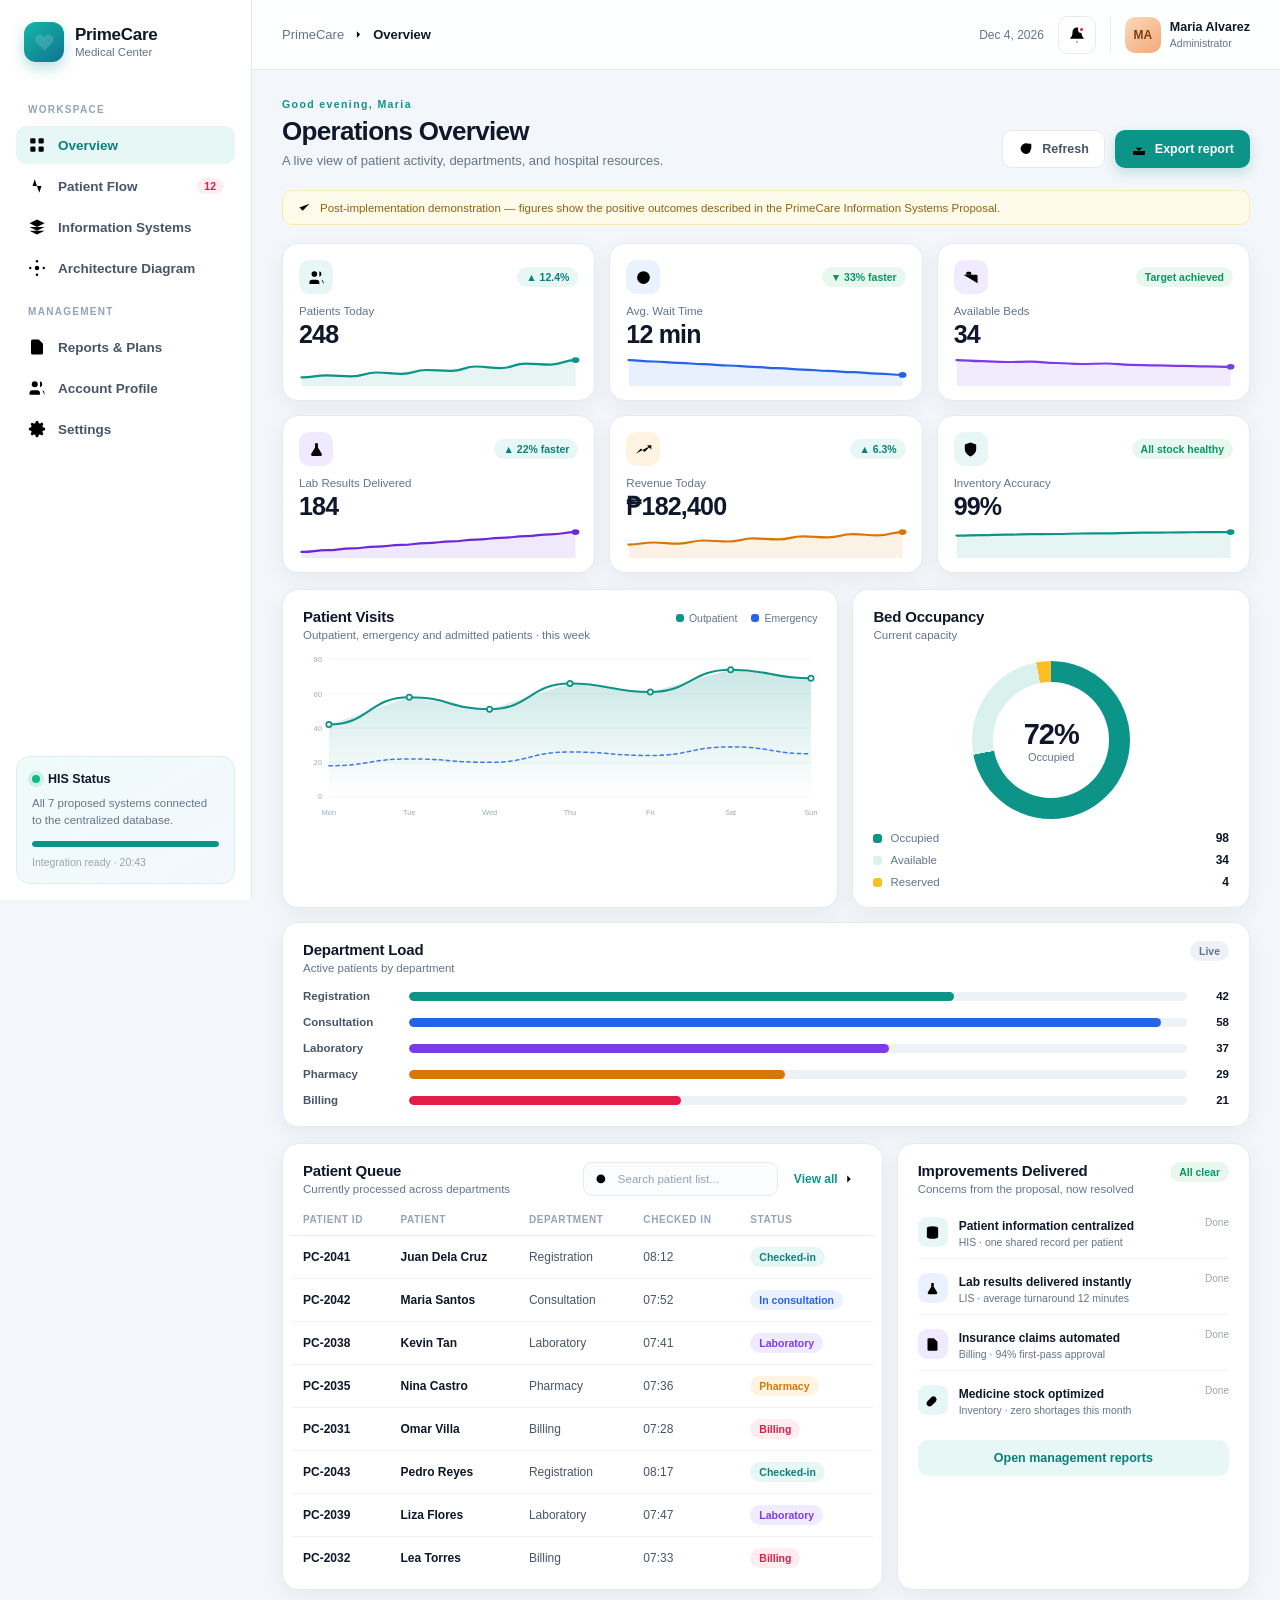
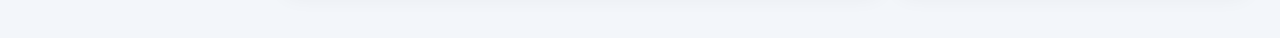
<file: index.html>
<!DOCTYPE html>
<html lang="en">
<head>
  <meta charset="UTF-8">
  <meta name="viewport" content="width=device-width, initial-scale=1.0">
  <title>PrimeCare | Hospital Operations Dashboard</title>
  <meta name="description" content="PrimeCare Medical Center hospital operations dashboard with integrated HIS architecture diagrams based on the Information Systems Proposal.">
  <link rel="stylesheet" href="styles.css">
</head>
<body>

<!-- ============ ICON SPRITE ============ -->
<svg class="icon-sprite" xmlns="http://www.w3.org/2000/svg" aria-hidden="true" fill="none" stroke="currentColor" stroke-width="1.8" stroke-linecap="round" stroke-linejoin="round">
  <symbol id="i-grid" viewBox="0 0 24 24"><rect x="3" y="3" width="7" height="7" rx="1.6"/><rect x="14" y="3" width="7" height="7" rx="1.6"/><rect x="3" y="14" width="7" height="7" rx="1.6"/><rect x="14" y="14" width="7" height="7" rx="1.6"/></symbol>
  <symbol id="i-users" viewBox="0 0 24 24"><path d="M16 21v-2a4 4 0 0 0-4-4H6a4 4 0 0 0-4 4v2"/><circle cx="9" cy="7" r="4"/><path d="M22 21v-2a4 4 0 0 0-3-3.87M16 3.13a4 4 0 0 1 0 7.75"/></symbol>
  <symbol id="i-activity" viewBox="0 0 24 24"><polyline points="22 12 18 12 15 21 9 3 6 12 2 12"/></symbol>
  <symbol id="i-layers" viewBox="0 0 24 24"><polygon points="12 2 2 7 12 12 22 7 12 2"/><polyline points="2 17 12 22 22 17"/><polyline points="2 12 12 17 22 12"/></symbol>
  <symbol id="i-flow" viewBox="0 0 24 24"><circle cx="12" cy="12" r="3"/><circle cx="12" cy="3" r="1.6"/><circle cx="21" cy="12" r="1.6"/><circle cx="12" cy="21" r="1.6"/><circle cx="3" cy="12" r="1.6"/><path d="M12 4.6v6M19.4 12h-6M12 19.4v-6M4.6 12h6"/></symbol>
  <symbol id="i-file" viewBox="0 0 24 24"><path d="M14 2H6a2 2 0 0 0-2 2v16a2 2 0 0 0 2 2h12a2 2 0 0 0 2-2V8z"/><polyline points="14 2 14 8 20 8"/><line x1="8" y1="13" x2="16" y2="13"/><line x1="8" y1="17" x2="14" y2="17"/></symbol>
  <symbol id="i-settings" viewBox="0 0 24 24"><circle cx="12" cy="12" r="3"/><path d="M19.4 15a1.7 1.7 0 0 0 .34 1.88l.06.06a2 2 0 1 1-2.83 2.83l-.06-.06a1.7 1.7 0 0 0-1.88-.34 1.7 1.7 0 0 0-1.03 1.56V21a2 2 0 1 1-4 0v-.09A1.7 1.7 0 0 0 9 19.4a1.7 1.7 0 0 0-1.88.34l-.06.06a2 2 0 1 1-2.83-2.83l.06-.06A1.7 1.7 0 0 0 4.6 15a1.7 1.7 0 0 0-1.56-1.03H3a2 2 0 1 1 0-4h.09A1.7 1.7 0 0 0 4.6 9a1.7 1.7 0 0 0-.34-1.88l-.06-.06a2 2 0 1 1 2.83-2.83l.06.06A1.7 1.7 0 0 0 9 4.6a1.7 1.7 0 0 0 1.03-1.56V3a2 2 0 1 1 4 0v.09A1.7 1.7 0 0 0 15 4.6a1.7 1.7 0 0 0 1.88-.34l.06-.06a2 2 0 1 1 2.83 2.83l-.06.06A1.7 1.7 0 0 0 19.4 9v0a1.7 1.7 0 0 0 1.56 1.03H21a2 2 0 1 1 0 4h-.09A1.7 1.7 0 0 0 19.4 15z"/></symbol>
  <symbol id="i-search" viewBox="0 0 24 24"><circle cx="11" cy="11" r="7"/><line x1="21" y1="21" x2="16.65" y2="16.65"/></symbol>
  <symbol id="i-bell" viewBox="0 0 24 24"><path d="M18 8a6 6 0 0 0-12 0c0 7-3 7-3 9h18c0-2-3-2-3-9"/><path d="M13.7 21a2 2 0 0 1-3.4 0"/></symbol>
  <symbol id="i-menu" viewBox="0 0 24 24"><line x1="3" y1="6" x2="21" y2="6"/><line x1="3" y1="12" x2="21" y2="12"/><line x1="3" y1="18" x2="21" y2="18"/></symbol>
  <symbol id="i-download" viewBox="0 0 24 24"><path d="M21 15v4a2 2 0 0 1-2 2H5a2 2 0 0 1-2-2v-4"/><polyline points="7 10 12 15 17 10"/><line x1="12" y1="15" x2="12" y2="3"/></symbol>
  <symbol id="i-bed" viewBox="0 0 24 24"><path d="M2 4v16M2 8h18a2 2 0 0 1 2 2v10M2 17h20"/><path d="M6 8V6a2 2 0 0 1 2-2h3a2 2 0 0 1 2 2v2"/></symbol>
  <symbol id="i-clock" viewBox="0 0 24 24"><circle cx="12" cy="12" r="9"/><polyline points="12 7 12 12 15 14"/></symbol>
  <symbol id="i-alert" viewBox="0 0 24 24"><path d="M10.3 3.9 1.8 18a2 2 0 0 0 1.7 3h17a2 2 0 0 0 1.7-3L13.7 3.9a2 2 0 0 0-3.4 0z"/><line x1="12" y1="9" x2="12" y2="13"/><line x1="12" y1="17" x2="12.01" y2="17"/></symbol>
  <symbol id="i-trend" viewBox="0 0 24 24"><polyline points="23 6 13.5 15.5 8.5 10.5 1 18"/><polyline points="17 6 23 6 23 12"/></symbol>
  <symbol id="i-lab" viewBox="0 0 24 24"><path d="M9 3h6M10 3v6.2L4.6 18a2 2 0 0 0 1.7 3h11.4a2 2 0 0 0 1.7-3L14 9.2V3"/><path d="M7 15h10"/></symbol>
  <symbol id="i-pill" viewBox="0 0 24 24"><path d="M10.5 20.5a5 5 0 0 1-7-7l7-7a5 5 0 0 1 7 7z"/><line x1="8.5" y1="8.5" x2="15.5" y2="15.5"/></symbol>
  <symbol id="i-heart" viewBox="0 0 24 24"><path d="M20.8 4.6a5.5 5.5 0 0 0-7.8 0L12 5.7l-1.1-1.1a5.5 5.5 0 0 0-7.8 7.8l8.9 8.9 8.9-8.9a5.5 5.5 0 0 0 0-7.8z"/></symbol>
  <symbol id="i-shield" viewBox="0 0 24 24"><path d="M12 22s8-4 8-10V5l-8-3-8 3v7c0 6 8 10 8 10z"/><polyline points="9 12 11 14 15 10"/></symbol>
  <symbol id="i-database" viewBox="0 0 24 24"><ellipse cx="12" cy="5" rx="9" ry="3"/><path d="M21 12c0 1.7-4 3-9 3s-9-1.3-9-3"/><path d="M3 5v14c0 1.7 4 3 9 3s9-1.3 9-3V5"/></symbol>
  <symbol id="i-check" viewBox="0 0 24 24"><polyline points="20 6 9 17 4 12"/></symbol>
  <symbol id="i-calendar" viewBox="0 0 24 24"><rect x="3" y="5" width="18" height="16" rx="2"/><line x1="16" y1="3" x2="16" y2="7"/><line x1="8" y1="3" x2="8" y2="7"/><line x1="3" y1="11" x2="21" y2="11"/></symbol>
  <symbol id="i-lock" viewBox="0 0 24 24"><rect x="4" y="11" width="16" height="10" rx="2"/><path d="M8 11V7a4 4 0 0 1 8 0v4"/></symbol>
  <symbol id="i-chevron" viewBox="0 0 24 24"><polyline points="9 18 15 12 9 6"/></symbol>
  <symbol id="i-refresh" viewBox="0 0 24 24"><polyline points="20 11 20 4 20 11"/><path d="M20 11a8 8 0 1 0-2.3 6"/><polyline points="14 4 20 4 20 10"/></symbol>
</svg>

<div class="app-shell">
  <!-- ============ SIDEBAR ============ -->
  <aside class="sidebar" id="sidebar">
    <div class="brand">
      <div class="brand-mark"><svg><use href="#i-heart"/></svg></div>
      <div class="brand-text"><strong>PrimeCare</strong><span>Medical Center</span></div>
    </div>

    <nav class="nav" aria-label="Main navigation">
      <p class="nav-label">WORKSPACE</p>
      <button class="nav-item active" data-view="overview"><svg><use href="#i-grid"/></svg><span>Overview</span></button>
      <button class="nav-item" data-view="flow"><svg><use href="#i-activity"/></svg><span>Patient Flow</span><span class="nav-badge">12</span></button>
      <button class="nav-item" data-view="systems"><svg><use href="#i-layers"/></svg><span>Information Systems</span></button>
      <button class="nav-item" data-view="architecture"><svg><use href="#i-flow"/></svg><span>Architecture Diagram</span></button>
      <p class="nav-label">MANAGEMENT</p>
      <button class="nav-item" data-view="reports"><svg><use href="#i-file"/></svg><span>Reports &amp; Plans</span></button>
      <button class="nav-item" data-view="profile"><svg><use href="#i-users"/></svg><span>Account Profile</span></button>
      <button class="nav-item" data-view="settings"><svg><use href="#i-settings"/></svg><span>Settings</span></button>
    </nav>

    <div class="sidebar-status">
      <div class="status-head"><span class="live-dot"></span><strong>HIS Status</strong></div>
      <p>All 7 proposed systems connected to the centralized database.</p>
      <div class="status-bar"><span style="width:100%"></span></div>
      <small>Integration ready · <span id="sidebarTime">--:--</span></small>
    </div>

    <div class="sidebar-user">
      <div class="avatar">MA</div>
      <div><strong>Maria Alvarez</strong><small>Hospital Administrator</small></div>
      <svg class="kebab"><use href="#i-chevron"/></svg>
    </div>
  </aside>
  <div class="scrim" id="scrim"></div>

  <!-- ============ MAIN ============ -->
  <div class="main-wrap">
    <header class="topbar">
      <button class="icon-btn menu-btn" id="menuBtn" aria-label="Toggle navigation"><svg><use href="#i-menu"/></svg></button>
      <div class="crumbs"><span>PrimeCare</span><svg class="crumb-arrow"><use href="#i-chevron"/></svg><strong id="crumbCurrent">Overview</strong></div>
      <div class="top-actions">
        <div class="date-chip"><span id="todayDate">—</span></div>
        <div class="notif-wrap">
          <button class="icon-btn notif" id="notifBtn" aria-label="Notifications" aria-expanded="false" aria-controls="notifDropdown"><svg><use href="#i-bell"/></svg><span class="notif-dot"></span></button>
          <div class="notif-dropdown" id="notifDropdown" role="dialog" aria-label="Notifications">
            <div class="notif-head"><strong>Notifications</strong><span class="pill good">4 updates</span></div>
            <ul class="notif-list">
              <li><span class="notif-icon teal"><svg><use href="#i-check"/></svg></span><div><strong>All 7 HIS modules synchronized</strong><p>Integrated HIS · centralized data live</p><time>Just now</time></div></li>
              <li><span class="notif-icon blue"><svg><use href="#i-lab"/></svg></span><div><strong>Lab results published to EMR</strong><p>Laboratory · 184 results delivered today</p><time>5 minutes ago</time></div></li>
              <li><span class="notif-icon violet"><svg><use href="#i-file"/></svg></span><div><strong>Insurance claims auto-verified</strong><p>Billing · 94% first-pass approval</p><time>20 minutes ago</time></div></li>
              <li><span class="notif-icon teal"><svg><use href="#i-pill"/></svg></span><div><strong>Inventory levels healthy</strong><p>Pharmacy · no shortages or expired stock</p><time>1 hour ago</time></div></li>
            </ul>
            <a class="notif-foot" href="index.html">View all activity <svg><use href="#i-chevron"/></svg></a>
          </div>
        </div>
        <div class="top-user"><div class="avatar">MA</div><div class="top-user-text"><strong>Maria Alvarez</strong><small>Administrator</small></div></div>
      </div>
    </header>

    <main class="content">
      <!-- ===== OVERVIEW VIEW ===== -->
      <section class="view active" id="view-overview">
        <div class="page-head">
          <div>
            <p class="eyebrow" id="greeting">Welcome back</p>
            <h1>Operations Overview</h1>
            <p class="sub">A live view of patient activity, departments, and hospital resources.</p>
          </div>
          <div class="head-actions">
            <button class="btn ghost" id="refreshBtn"><svg><use href="#i-refresh"/></svg> Refresh</button>
            <button class="btn primary" id="exportBtn"><svg><use href="#i-download"/></svg> Export report</button>
          </div>
        </div>

        <p class="demo-note"><svg><use href="#i-check"/></svg> Post-implementation demonstration — figures show the positive outcomes described in the PrimeCare Information Systems Proposal.</p>

        <div class="kpi-grid">
          <article class="card kpi">
            <div class="kpi-top"><span class="kpi-icon teal"><svg><use href="#i-users"/></svg></span><span class="pill up">▲ 12.4%</span></div>
            <p class="kpi-label">Patients Today</p>
            <h3 class="kpi-value" data-count="248">0</h3>
            <div class="spark" data-spark="18,24,21,33,29,41,38,52,47,61,58,72"></div>
          </article>
          <article class="card kpi">
            <div class="kpi-top"><span class="kpi-icon blue"><svg><use href="#i-clock"/></svg></span><span class="pill up good">▼ 33% faster</span></div>
            <p class="kpi-label">Avg. Wait Time</p>
            <h3 class="kpi-value" data-count="12" data-suffix=" min">0</h3>
            <div class="spark blue" data-spark="34,32,30,28,26,24,22,20,18,16,14,12"></div>
          </article>
          <article class="card kpi">
            <div class="kpi-top"><span class="kpi-icon purple"><svg><use href="#i-bed"/></svg></span><span class="pill good">Target achieved</span></div>
            <p class="kpi-label">Available Beds</p>
            <h3 class="kpi-value" data-count="34">0</h3>
            <div class="spark purple" data-spark="48,46,44,45,42,40,41,38,37,36,35,34"></div>
          </article>
          <article class="card kpi">
            <div class="kpi-top"><span class="kpi-icon violet"><svg><use href="#i-lab"/></svg></span><span class="pill up">▲ 22% faster</span></div>
            <p class="kpi-label">Lab Results Delivered</p>
            <h3 class="kpi-value" data-count="184">0</h3>
            <div class="spark violet" data-spark="14,22,30,38,46,54,62,70,78,86,94,104"></div>
          </article>
          <article class="card kpi">
            <div class="kpi-top"><span class="kpi-icon amber"><svg><use href="#i-trend"/></svg></span><span class="pill up">▲ 6.3%</span></div>
            <p class="kpi-label">Revenue Today</p>
            <h3 class="kpi-value" data-prefix="₱" data-count="182400">0</h3>
            <div class="spark amber" data-spark="30,36,33,42,39,48,45,54,51,60,57,66"></div>
          </article>
          <article class="card kpi">
            <div class="kpi-top"><span class="kpi-icon teal"><svg><use href="#i-shield"/></svg></span><span class="pill good">All stock healthy</span></div>
            <p class="kpi-label">Inventory Accuracy</p>
            <h3 class="kpi-value" data-count="99" data-suffix="%">0</h3>
            <div class="spark" data-spark="84,86,88,90,91,93,94,96,97,98,99,99"></div>
          </article>
        </div>

        <div class="chart-grid">
          <article class="card chart-card wide">
            <div class="card-head">
              <div><h2>Patient Visits</h2><p>Outpatient, emergency and admitted patients · this week</p></div>
              <div class="legend"><span class="lg teal">Outpatient</span><span class="lg blue">Emergency</span></div>
            </div>
            <div id="visitsChart" class="chart-box"></div>
          </article>

          <article class="card chart-card bed-card">
            <div class="card-head"><div><h2>Bed Occupancy</h2><p>Current capacity</p></div></div>
            <div class="donut-wrap">
              <div class="donut" id="bedDonut"><div class="donut-center"><strong>72%</strong><span>Occupied</span></div></div>
            </div>
            <ul class="donut-legend">
              <li><span class="sw teal"></span>Occupied <strong>98</strong></li>
              <li><span class="sw pale"></span>Available <strong>34</strong></li>
              <li><span class="sw amber"></span>Reserved <strong>4</strong></li>
            </ul>
          </article>

          <article class="card chart-card dept-card">
            <div class="card-head"><div><h2>Department Load</h2><p>Active patients by department</p></div><span class="pill neutral">Live</span></div>
            <div id="deptChart" class="bars"></div>
          </article>
        </div>

        <div class="bottom-grid">
          <article class="card table-card">
            <div class="card-head"><div><h2>Patient Queue</h2><p>Currently processed across departments</p></div><div class="head-tools"><label class="table-search"><svg><use href="#i-search"/></svg><input id="patientSearch" type="search" placeholder="Search patient list..." autocomplete="off"></label><button class="link-btn" data-goto="flow">View all <svg><use href="#i-chevron"/></svg></button></div></div>
            <div class="table-scroll">
              <table class="data-table">
                <thead><tr><th>Patient ID</th><th>Patient</th><th>Department</th><th>Checked in</th><th>Status</th></tr></thead>
                <tbody id="queueBody"></tbody>
              </table>
            </div>
          </article>

          <article class="card alerts-card">
            <div class="card-head"><div><h2>Improvements Delivered</h2><p>Concerns from the proposal, now resolved</p></div><span class="pill good">All clear</span></div>
            <ul class="alert-list">
              <li><span class="alert-icon teal"><svg><use href="#i-database"/></svg></span><div><strong>Patient information centralized</strong><p>HIS · one shared record per patient</p></div><time>Done</time></li>
              <li><span class="alert-icon blue"><svg><use href="#i-lab"/></svg></span><div><strong>Lab results delivered instantly</strong><p>LIS · average turnaround 12 minutes</p></div><time>Done</time></li>
              <li><span class="alert-icon violet"><svg><use href="#i-file"/></svg></span><div><strong>Insurance claims automated</strong><p>Billing · 94% first-pass approval</p></div><time>Done</time></li>
              <li><span class="alert-icon teal"><svg><use href="#i-pill"/></svg></span><div><strong>Medicine stock optimized</strong><p>Inventory · zero shortages this month</p></div><time>Done</time></li>
            </ul>
            <button class="btn soft full" data-goto="reports">Open management reports</button>
          </article>
        </div>
      </section>

      <!-- ===== PATIENT FLOW VIEW ===== -->
      <section class="view" id="view-flow">
        <div class="page-head">
          <div><p class="eyebrow">QUEUE MANAGEMENT SYSTEM</p><h1>Patient Flow</h1><p class="sub">Track each patient from registration through billing.</p></div>
          <div class="head-actions"><button class="btn ghost" id="flowRefresh"><svg><use href="#i-refresh"/></svg> Refresh board</button><button class="btn primary" id="tokenBtn"><svg><use href="#i-users"/></svg> New queue token</button></div>
        </div>

        <div class="stat-strip">
          <div class="strip-item"><span>In queue</span><strong>42</strong><small class="pill neutral">Across 5 stations</small></div>
          <div class="strip-item"><span>Average wait</span><strong>12 min</strong><small class="pill up good">▼ 33% faster</small></div>
          <div class="strip-item"><span>Served today</span><strong>206</strong><small class="pill up">▲ 12.4% vs yesterday</small></div>
          <div class="strip-item"><span>Target achieved</span><strong>100%</strong><small class="pill good">All stations under 20 min</small></div>
        </div>

        <article class="card board-card">
          <div class="card-head"><div><h2>Live Queue Board</h2><p>Integrated with the HIS and centralized patient database</p></div><div class="head-tools"><label class="table-search"><svg><use href="#i-search"/></svg><input id="flowSearch" type="search" placeholder="Search patients..." autocomplete="off"></label><span class="pill live-pill"><span class="live-dot"></span> Live</span></div></div>
          <div class="board">
            <div class="board-col">
              <div class="col-head teal"><strong>Registration</strong><span>8</span></div>
              <div class="patient-chip"><b>#A-1024</b><span>Juan Dela Cruz</span><small>08:12 · 6 min</small></div>
              <div class="patient-chip"><b>#A-1025</b><span>Maria Santos</span><small>08:15 · 3 min</small></div>
              <div class="patient-chip"><b>#A-1026</b><span>Pedro Reyes</span><small>08:17 · 1 min</small></div>
            </div>
            <div class="board-col">
              <div class="col-head blue"><strong>Consultation</strong><span>11</span></div>
              <div class="patient-chip"><b>#A-1018</b><span>Ana Gonzales</span><small>07:52 · 14 min</small></div>
              <div class="patient-chip"><b>#A-1019</b><span>Luis Ramos</span><small>07:58 · 11 min</small></div>
              <div class="patient-chip"><b>#A-1020</b><span>Rosa Mendoza</span><small>08:03 · 8 min</small></div>
            </div>
            <div class="board-col">
              <div class="col-head violet"><strong>Laboratory</strong><span>9</span></div>
              <div class="patient-chip"><b>#A-1012</b><span>Kevin Tan</span><small>07:41 · 16 min</small></div>
              <div class="patient-chip"><b>#A-1014</b><span>Liza Flores</span><small>07:47 · 12 min</small></div>
              <div class="patient-chip"><b>#A-1016</b><span>Mark Levy</span><small>07:55 · 9 min</small></div>
            </div>
            <div class="board-col">
              <div class="col-head amber"><strong>Pharmacy</strong><span>7</span></div>
              <div class="patient-chip"><b>#A-1009</b><span>Nina Castro</span><small>07:36 · 12 min</small></div>
              <div class="patient-chip"><b>#A-1011</b><span>Sam Aquino</span><small>07:44 · 8 min</small></div>
              <div class="patient-chip"><b>#A-1013</b><span>Tina Cruz</span><small>07:49 · 4 min</small></div>
            </div>
            <div class="board-col">
              <div class="col-head rose"><strong>Billing</strong><span>7</span></div>
              <div class="patient-chip"><b>#A-1005</b><span>Omar Villa</span><small>07:28 · 9 min</small></div>
              <div class="patient-chip"><b>#A-1007</b><span>Lea Torres</span><small>07:33 · 6 min</small></div>
              <div class="patient-chip"><b>#A-1008</b><span>Jay Mercado</span><small>07:35 · 3 min</small></div>
            </div>
          </div>
        </article>

        <article class="card chart-card wait-card">
          <div class="card-head"><div><h2>Average Waiting Time by Station</h2><p>All stations now under the 20-minute target</p></div><span class="pill good">On target</span></div>
          <div id="waitChart" class="hbars"></div>
        </article>
      </section>

      <section class="view" id="view-systems">
        <div class="page-head">
          <div><p class="eyebrow">SECTION 5 · PROPOSED INFORMATION SYSTEMS</p><h1>Information Systems</h1><p class="sub">Seven connected systems that replace separate applications and manual records.</p></div>
          <button class="btn primary" data-goto="architecture"><svg><use href="#i-flow"/></svg> View architecture</button>
        </div>

        <div class="systems-grid">
          <article class="card system-card"><div class="sys-top"><span class="sys-icon teal"><svg><use href="#i-database"/></svg></span><span class="sys-tag">Core</span></div><h3>Hospital Information System</h3><p class="sys-desc">Connects all major departments and centralizes patient and operational information.</p><ul><li>Centralized database</li><li>Departmental integration</li><li>Information sharing</li></ul><p class="sys-fix"><strong>Resolved:</strong> One centralized patient record across every department</p></article>
          <article class="card system-card"><div class="sys-top"><span class="sys-icon blue"><svg><use href="#i-file"/></svg></span><span class="sys-tag">Clinical</span></div><h3>Electronic Medical Records</h3><p class="sys-desc">Stores medical histories, diagnoses, prescriptions and treatments in one digital record.</p><ul><li>Digital patient records</li><li>Medical history</li><li>Prescriptions &amp; treatment records</li></ul><p class="sys-fix"><strong>Resolved:</strong> Complete, up-to-date digital patient records</p></article>
          <article class="card system-card"><div class="sys-top"><span class="sys-icon amber"><svg><use href="#i-trend"/></svg></span><span class="sys-tag">Financial</span></div><h3>Billing &amp; Financial Management</h3><p class="sys-desc">Automatically records charges, payments and insurance claims from all services.</p><ul><li>Automated billing</li><li>Payment tracking</li><li>Insurance claim processing</li></ul><p class="sys-fix"><strong>Resolved:</strong> Accurate bills and 94% first-pass claim approval</p></article>
          <article class="card system-card"><div class="sys-top"><span class="sys-icon violet"><svg><use href="#i-pill"/></svg></span><span class="sys-tag">Supply</span></div><h3>Inventory Management</h3><p class="sys-desc">Monitors medicines and supplies in real time with expiration and reorder controls.</p><ul><li>Stock monitoring</li><li>Expiration tracking</li><li>Reorder alerts</li></ul><p class="sys-fix"><strong>Resolved:</strong> Optimal stock levels with zero shortages or expiry</p></article>
          <article class="card system-card"><div class="sys-top"><span class="sys-icon purple"><svg><use href="#i-lab"/></svg></span><span class="sys-tag">Diagnostic</span></div><h3>Laboratory Information System</h3><p class="sys-desc">Records lab requests and results, then sends completed reports to authorized staff.</p><ul><li>Laboratory requests</li><li>Test results</li><li>Digital reporting</li></ul><p class="sys-fix"><strong>Resolved:</strong> Instant lab results delivered straight to the EMR</p></article>
          <article class="card system-card"><div class="sys-top"><span class="sys-icon rose"><svg><use href="#i-clock"/></svg></span><span class="sys-tag">Operations</span></div><h3>Queue Management</h3><p class="sys-desc">Monitors queues, organizes appointments and displays service status to patients.</p><ul><li>Appointment scheduling</li><li>Queue numbers</li><li>Waiting-time monitoring</li></ul><p class="sys-fix"><strong>Resolved:</strong> Average patient wait cut to 12 minutes</p></article>
          <article class="card system-card"><div class="sys-top"><span class="sys-icon blue"><svg><use href="#i-activity"/></svg></span><span class="sys-tag">Management</span></div><h3>Management Information System</h3><p class="sys-desc">Generates reports and dashboards for revenue, admissions, beds and department activity.</p><ul><li>Management dashboards</li><li>Financial reports</li><li>Operational analytics</li></ul><p class="sys-fix"><strong>Resolved:</strong> Real-time dashboards for faster management decisions</p></article>
          <article class="card system-card highlight-card"><div class="sys-top"><span class="sys-icon teal"><svg><use href="#i-shield"/></svg></span><span class="sys-tag">Recommendation</span></div><h3>Invest in integration</h3><p class="sys-desc">The proposal recommends one integrated HIS over separate department applications — creating a more connected, efficient, accurate and reliable organization.</p><button class="btn soft full" data-goto="architecture">Explore the diagrams <svg><use href="#i-chevron"/></svg></button></article>
        </div>
      </section>

      <section class="view" id="view-architecture">
        <div class="page-head">
          <div><p class="eyebrow">SECTION 6 · SYSTEM ARCHITECTURE &amp; INTEGRATION</p><h1>Architecture Diagram</h1><p class="sub">Diagrams generated directly from the PrimeCare Information Systems Proposal.</p></div>
          <button class="btn ghost" id="openDiagram"><svg><use href="#i-download"/></svg> Open full-size diagram</button>
        </div>

        <article class="card diagram-card">
          <div class="diagram-tabs" role="tablist" aria-label="Diagram selector">
            <button class="diagram-tab active" data-diagram="architecture" role="tab" aria-selected="true"><svg><use href="#i-layers"/></svg> Layered Architecture</button>
            <button class="diagram-tab" data-diagram="flow" role="tab" aria-selected="false"><svg><use href="#i-flow"/></svg> Information Exchange</button>
            <button class="diagram-tab" data-diagram="org" role="tab" aria-selected="false"><svg><use href="#i-users"/></svg> Organizational Structure</button>
          </div>
          <div class="diagram-stage">
            <img id="diagramImage" src="assets/primecare-architecture.svg" alt="PrimeCare layered Hospital Information System architecture diagram">
          </div>
          <div class="diagram-caption">
            <div><strong id="diagramTitle">Four-layer integrated HIS architecture</strong><p id="diagramText">User access, HIS applications, centralized data, and security &amp; protection — all connected through a secure hospital network.</p></div>
            <span class="source-badge"><svg><use href="#i-file"/></svg> Source: Proposal §6.1</span>
          </div>
        </article>

        <div class="architecture-grid">
          <article class="card table-card">
            <div class="card-head"><div><h2>Data Collected, Processed &amp; Stored</h2><p>Section 6.3</p></div></div>
            <div class="table-scroll">
              <table class="data-table compact">
                <thead><tr><th>Category</th><th>Information</th><th>Storage</th></tr></thead>
                <tbody>
                  <tr><td><strong>Patient</strong></td><td>Name, age, address, contact, patient ID</td><td>Centralized patient DB</td></tr>
                  <tr><td><strong>Medical</strong></td><td>History, diagnosis, prescriptions</td><td>EMR database</td></tr>
                  <tr><td><strong>Laboratory</strong></td><td>Test requests and results</td><td>Lab DB (HIS-integrated)</td></tr>
                  <tr><td><strong>Financial</strong></td><td>Charges, payments, insurance claims</td><td>Financial database</td></tr>
                  <tr><td><strong>Inventory</strong></td><td>Quantities, supplies, expiration dates</td><td>Inventory database</td></tr>
                  <tr><td><strong>Operational</strong></td><td>Admissions, beds, daily revenue</td><td>Management database</td></tr>
                </tbody>
              </table>
            </div>
          </article>

          <article class="card table-card">
            <div class="card-head"><div><h2>Role-Based Access Control</h2><p>Section 6.4 · RBAC</p></div><span class="pill good">Secure</span></div>
            <div class="table-scroll">
              <table class="data-table compact">
                <thead><tr><th>User</th><th>Authorized access</th></tr></thead>
                <tbody>
                  <tr><td><strong>Doctors</strong></td><td>Histories, diagnoses, results, prescriptions</td></tr>
                  <tr><td><strong>Nurses</strong></td><td>Patient info, treatment and nursing records</td></tr>
                  <tr><td><strong>Lab Staff</strong></td><td>Requests, test information and results</td></tr>
                  <tr><td><strong>Pharmacists</strong></td><td>Prescriptions, medicines and inventory</td></tr>
                  <tr><td><strong>Billing Staff</strong></td><td>Billing, payments and insurance details</td></tr>
                  <tr><td><strong>Administrators</strong></td><td>Reports, financial summaries, performance</td></tr>
                  <tr><td><strong>IT Personnel</strong></td><td>Maintenance and security monitoring</td></tr>
                </tbody>
              </table>
            </div>
          </article>
        </div>
      </section>

      <!-- ===== REPORTS VIEW ===== -->
      <section class="view" id="view-reports">
        <div class="page-head">
          <div><p class="eyebrow">SECTION 7 · IMPLEMENTATION &amp; RISK</p><h1>Reports &amp; Plans</h1><p class="sub">Financial reporting, implementation phases and risk mitigation.</p></div>
          <button class="btn primary" id="exportPlan"><svg><use href="#i-download"/></svg> Export plan (CSV)</button>
        </div>

        <div class="stat-strip four">
          <div class="strip-item"><span>Revenue this month</span><strong>₱2.48M</strong><small class="pill up">▲ 9.2% vs last month</small></div>
          <div class="strip-item"><span>Claims processed</span><strong>318</strong><small class="pill up good">94% approved</small></div>
          <div class="strip-item"><span>Revenue per visit</span><strong>₱2,140</strong><small class="pill neutral">Target ₱2,000</small></div>
          <div class="strip-item"><span>Report accuracy</span><strong>99.2%</strong><small class="pill up">Automated consolidation</small></div>
        </div>

        <article class="card chart-card">
          <div class="card-head"><div><h2>Monthly Revenue</h2><p>Generated by the Billing and MIS modules</p></div><span class="pill neutral">₱ thousands</span></div>
          <div id="revenueChart" class="chart-box"></div>
        </article>

        <div class="architecture-grid">
          <article class="card table-card">
            <div class="card-head"><div><h2>Implementation Phases</h2><p>Section 7.1 · Seven-phase rollout</p></div></div>
            <ol class="timeline">
              <li><span>1</span><div><strong>Planning</strong><p>Requirements, budget and system specifications</p></div></li>
              <li><span>2</span><div><strong>Development / Acquisition</strong><p>Select and configure the integrated HIS</p></div></li>
              <li><span>3</span><div><strong>Data Migration</strong><p>Transfer patient, billing, lab and inventory records</p></div></li>
              <li><span>4</span><div><strong>Employee Training</strong><p>Prepare doctors, nurses and administrative staff</p></div></li>
              <li><span>5</span><div><strong>Testing</strong><p>Functionality, security, integration and accuracy</p></div></li>
              <li><span>6</span><div><strong>Deployment</strong><p>Roll out department by department</p></div></li>
              <li><span>7</span><div><strong>Monitoring</strong><p>Evaluate performance and resolve issues</p></div></li>
            </ol>
          </article>

          <article class="card table-card">
            <div class="card-head"><div><h2>Concerns Resolved</h2><p>Section 7.2 · All mitigation measures implemented</p></div><span class="pill good">All clear</span></div>
            <div class="table-scroll">
              <table class="data-table compact">
                <thead><tr><th>Former concern</th><th>Outcome today</th><th>Solution delivered</th></tr></thead>
                <tbody>
                  <tr><td><strong>Employee resistance</strong></td><td><span class="pill good">Full adoption</span></td><td>Training and technical support completed</td></tr>
                  <tr><td><strong>Data breaches</strong></td><td><span class="pill good">Zero incidents</span></td><td>Encryption, authentication and restrictions active</td></tr>
                  <tr><td><strong>Migration errors</strong></td><td><span class="pill good">100% integrity</span></td><td>Records validated and backed up before migration</td></tr>
                  <tr><td><strong>System downtime</strong></td><td><span class="pill good">99.9% uptime</span></td><td>Backup systems and recovery procedures in place</td></tr>
                  <tr><td><strong>High costs</strong></td><td><span class="pill good">On budget</span></td><td>Phased rollout prioritized essential functions</td></tr>
                  <tr><td><strong>Technical issues</strong></td><td><span class="pill good">Resolved</span></td><td>Qualified IT staff and ongoing maintenance</td></tr>
                </tbody>
              </table>
            </div>
          </article>
        </div>
      </section>

      <!-- ===== SETTINGS VIEW ===== -->
      <section class="view" id="view-settings">
        <div class="page-head">
          <div><p class="eyebrow">SECTION 6.4 · SECURITY &amp; PRIVACY</p><h1>Settings</h1><p class="sub">Access control, privacy compliance and dashboard preferences.</p></div>
        </div>

        <article class="card profile-summary">
          <div class="avatar lg">MA</div>
          <div class="profile-summary-text"><h2>Maria Alvarez</h2><p>Hospital Administrator · PrimeCare Medical Center</p><span class="pill good">Active account</span></div>
          <button class="btn primary" data-goto="profile"><svg><use href="#i-users"/></svg> Open account profile</button>
        </article>

        <div class="architecture-grid">
          <article class="card">
            <div class="card-head"><div><h2>Security Checklist</h2><p>Measures recommended in the proposal</p></div><span class="pill good">RA 10173</span></div>
            <ul class="checklist">
              <li><span class="check-icon"><svg><use href="#i-check"/></svg></span>Individual usernames and strong passwords</li>
              <li><span class="check-icon"><svg><use href="#i-check"/></svg></span>Role-based access permissions (RBAC)</li>
              <li><span class="check-icon"><svg><use href="#i-check"/></svg></span>Encryption of confidential patient information</li>
              <li><span class="check-icon"><svg><use href="#i-check"/></svg></span>Regular database backups</li>
              <li><span class="check-icon"><svg><use href="#i-check"/></svg></span>Audit logs of system activities</li>
              <li><span class="check-icon"><svg><use href="#i-check"/></svg></span>Employee training on data privacy</li>
            </ul>
          </article>

          <article class="card">
            <div class="card-head"><div><h2>Dashboard Preferences</h2><p>These settings affect only this demo dashboard</p></div></div>
            <ul class="toggle-list">
              <li><div><strong>Live queue updates</strong><p>Refresh queue data automatically</p></div><label class="switch"><input type="checkbox" checked><span></span></label></li>
              <li><div><strong>Inventory alerts</strong><p>Show low-stock and expiration warnings</p></div><label class="switch"><input type="checkbox" checked><span></span></label></li>
              <li><div><strong>Compact tables</strong><p>Fit more records on screen</p></div><label class="switch"><input type="checkbox"><span></span></label></li>
              <li><div><strong>Email digest</strong><p>Daily summary for hospital management</p></div><label class="switch"><input type="checkbox" checked><span></span></label></li>
            </ul>
            <button class="btn primary full" id="savePrefs">Save preferences</button>
          </article>
        </div>
      </section>

      <!-- ===== PROFILE VIEW ===== -->
      <section class="view" id="view-profile">
        <div class="page-head">
          <div><p class="eyebrow">ACCOUNT · HOSPITAL ADMINISTRATOR</p><h1>Account Profile</h1><p class="sub">Manage your personal details, access level and account security.</p></div>
          <button class="btn ghost" data-goto="settings"><svg><use href="#i-settings"/></svg> Back to settings</button>
        </div>

        <div class="profile-layout">
          <article class="card profile-hero">
            <div class="profile-cover"></div>
            <div class="profile-hero-body">
              <div class="avatar xl">MA</div>
              <h2>Maria Alvarez</h2>
              <p class="profile-role">Hospital Administrator</p>
              <div class="profile-badges"><span class="pill good">Active account</span><span class="pill neutral">Full RBAC access</span><span class="pill up">RA 10173 compliant</span></div>
              <ul class="profile-meta">
                <li><svg><use href="#i-file"/></svg><div><span>Employee ID</span><strong>PC-ADM-0042</strong></div></li>
                <li><svg><use href="#i-users"/></svg><div><span>Department</span><strong>Administration / Patient Services</strong></div></li>
                <li><svg><use href="#i-calendar"/></svg><div><span>Member since</span><strong>January 2019</strong></div></li>
                <li><svg><use href="#i-lock"/></svg><div><span>Last sign-in</span><strong>Today, 08:04</strong></div></li>
              </ul>
            </div>
          </article>

          <article class="card profile-form">
            <div class="card-head"><div><h2>Personal Information</h2><p>Update your contact details</p></div></div>
            <form id="profileForm" onsubmit="return false">
              <div class="form-grid">
                <label class="field"><span>Full name</span><input type="text" value="Maria Alvarez"></label>
                <label class="field"><span>Email address</span><input type="email" value="maria.alvarez@primecare.ph"></label>
                <label class="field"><span>Phone number</span><input type="tel" value="+63 917 555 0142"></label>
                <div class="field"><span>Department</span><div class="read-only">Administration / Patient Services</div></div>
                <div class="field"><span>Account role</span><div class="read-only">Hospital Administrator</div></div>
              </div>
              <label class="field full-field"><span>Short bio</span><textarea rows="3">Oversees hospital operations, department coordination and management reporting through the integrated Hospital Information System.</textarea></label>
              <div class="form-actions"><button class="btn primary" id="saveProfile" type="submit">Save changes</button><button class="btn ghost" type="reset">Discard</button></div>
            </form>
          </article>

          <article class="card">
            <div class="card-head"><div><h2>Account Security</h2><p>Security controls for your account</p></div><span class="pill good">Protected</span></div>
            <ul class="security-list">
              <li><span class="alert-icon teal"><svg><use href="#i-lock"/></svg></span><div><strong>Password</strong><p>Last changed 42 days ago</p></div><button class="btn ghost small">Change</button></li>
              <li><span class="alert-icon blue"><svg><use href="#i-shield"/></svg></span><div><strong>Two-factor authentication</strong><p>Enabled · authenticator app</p></div><span class="pill good">On</span></li>
              <li><span class="alert-icon amber"><svg><use href="#i-clock"/></svg></span><div><strong>Active session</strong><p>This browser · Laguna, Philippines</p></div><span class="pill neutral">Current</span></li>
            </ul>
          </article>

          <article class="card">
            <div class="card-head"><div><h2>Recent Activity</h2><p>Your latest actions in the dashboard</p></div></div>
            <ul class="activity-list">
              <li><span class="live-dot"></span><div><strong>Exported the patient queue</strong><p>Today · 09:24</p></div></li>
              <li><span class="live-dot"></span><div><strong>Reviewed implementation risks</strong><p>Yesterday · 16:08</p></div></li>
              <li><span class="live-dot"></span><div><strong>Updated security checklist</strong><p>November 14 · 10:41</p></div></li>
            </ul>
          </article>
        </div>
      </section>
    </main>
  </div>
</div>

<div class="toast" id="toast" role="status" aria-live="polite"><svg><use href="#i-check"/></svg><span id="toastText">Done</span></div>

<script src="app.js"></script>
</body>
</html>
</file>
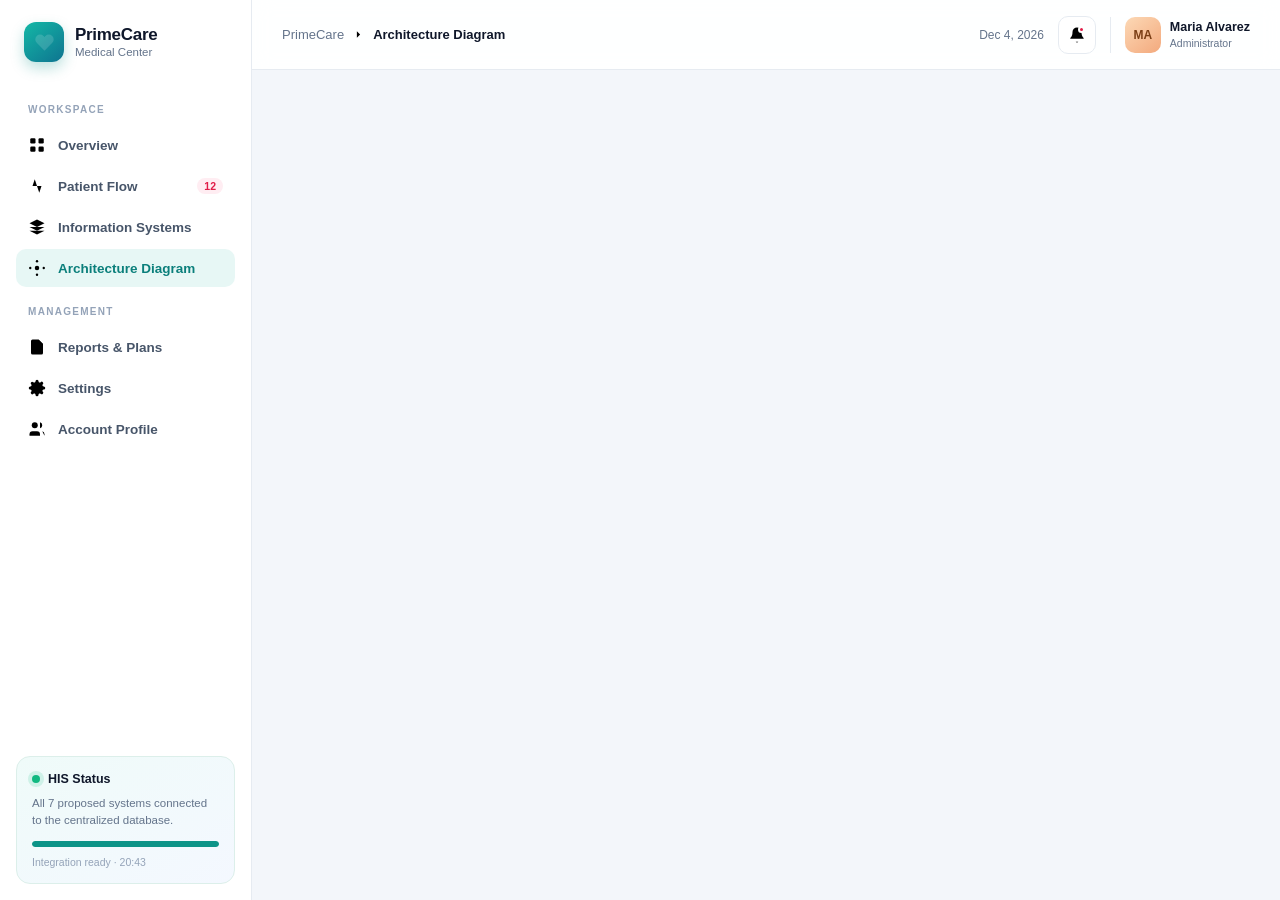
<file: architecture.html>
<!DOCTYPE html>
<html lang="en">
<head>
  <meta charset="UTF-8">
  <meta name="viewport" content="width=device-width, initial-scale=1.0">
  <title>PrimeCare | Architecture Diagram</title>
  <meta name="description" content="PrimeCare Medical Center hospital operations dashboard with integrated HIS architecture diagrams based on the Information Systems Proposal.">
  <link rel="stylesheet" href="styles.css">
</head>
<body>

<!-- ============ ICON SPRITE ============ -->
<svg class="icon-sprite" xmlns="http://www.w3.org/2000/svg" aria-hidden="true" fill="none" stroke="currentColor" stroke-width="1.8" stroke-linecap="round" stroke-linejoin="round">
  <symbol id="i-grid" viewBox="0 0 24 24"><rect x="3" y="3" width="7" height="7" rx="1.6"/><rect x="14" y="3" width="7" height="7" rx="1.6"/><rect x="3" y="14" width="7" height="7" rx="1.6"/><rect x="14" y="14" width="7" height="7" rx="1.6"/></symbol>
  <symbol id="i-users" viewBox="0 0 24 24"><path d="M16 21v-2a4 4 0 0 0-4-4H6a4 4 0 0 0-4 4v2"/><circle cx="9" cy="7" r="4"/><path d="M22 21v-2a4 4 0 0 0-3-3.87M16 3.13a4 4 0 0 1 0 7.75"/></symbol>
  <symbol id="i-activity" viewBox="0 0 24 24"><polyline points="22 12 18 12 15 21 9 3 6 12 2 12"/></symbol>
  <symbol id="i-layers" viewBox="0 0 24 24"><polygon points="12 2 2 7 12 12 22 7 12 2"/><polyline points="2 17 12 22 22 17"/><polyline points="2 12 12 17 22 12"/></symbol>
  <symbol id="i-flow" viewBox="0 0 24 24"><circle cx="12" cy="12" r="3"/><circle cx="12" cy="3" r="1.6"/><circle cx="21" cy="12" r="1.6"/><circle cx="12" cy="21" r="1.6"/><circle cx="3" cy="12" r="1.6"/><path d="M12 4.6v6M19.4 12h-6M12 19.4v-6M4.6 12h6"/></symbol>
  <symbol id="i-file" viewBox="0 0 24 24"><path d="M14 2H6a2 2 0 0 0-2 2v16a2 2 0 0 0 2 2h12a2 2 0 0 0 2-2V8z"/><polyline points="14 2 14 8 20 8"/><line x1="8" y1="13" x2="16" y2="13"/><line x1="8" y1="17" x2="14" y2="17"/></symbol>
  <symbol id="i-settings" viewBox="0 0 24 24"><circle cx="12" cy="12" r="3"/><path d="M19.4 15a1.7 1.7 0 0 0 .34 1.88l.06.06a2 2 0 1 1-2.83 2.83l-.06-.06a1.7 1.7 0 0 0-1.88-.34 1.7 1.7 0 0 0-1.03 1.56V21a2 2 0 1 1-4 0v-.09A1.7 1.7 0 0 0 9 19.4a1.7 1.7 0 0 0-1.88.34l-.06.06a2 2 0 1 1-2.83-2.83l.06-.06A1.7 1.7 0 0 0 4.6 15a1.7 1.7 0 0 0-1.56-1.03H3a2 2 0 1 1 0-4h.09A1.7 1.7 0 0 0 4.6 9a1.7 1.7 0 0 0-.34-1.88l-.06-.06a2 2 0 1 1 2.83-2.83l.06.06A1.7 1.7 0 0 0 9 4.6a1.7 1.7 0 0 0 1.03-1.56V3a2 2 0 1 1 4 0v.09A1.7 1.7 0 0 0 15 4.6a1.7 1.7 0 0 0 1.88-.34l.06-.06a2 2 0 1 1 2.83 2.83l-.06.06A1.7 1.7 0 0 0 19.4 9v0a1.7 1.7 0 0 0 1.56 1.03H21a2 2 0 1 1 0 4h-.09A1.7 1.7 0 0 0 19.4 15z"/></symbol>
  <symbol id="i-search" viewBox="0 0 24 24"><circle cx="11" cy="11" r="7"/><line x1="21" y1="21" x2="16.65" y2="16.65"/></symbol>
  <symbol id="i-bell" viewBox="0 0 24 24"><path d="M18 8a6 6 0 0 0-12 0c0 7-3 7-3 9h18c0-2-3-2-3-9"/><path d="M13.7 21a2 2 0 0 1-3.4 0"/></symbol>
  <symbol id="i-menu" viewBox="0 0 24 24"><line x1="3" y1="6" x2="21" y2="6"/><line x1="3" y1="12" x2="21" y2="12"/><line x1="3" y1="18" x2="21" y2="18"/></symbol>
  <symbol id="i-download" viewBox="0 0 24 24"><path d="M21 15v4a2 2 0 0 1-2 2H5a2 2 0 0 1-2-2v-4"/><polyline points="7 10 12 15 17 10"/><line x1="12" y1="15" x2="12" y2="3"/></symbol>
  <symbol id="i-bed" viewBox="0 0 24 24"><path d="M2 4v16M2 8h18a2 2 0 0 1 2 2v10M2 17h20"/><path d="M6 8V6a2 2 0 0 1 2-2h3a2 2 0 0 1 2 2v2"/></symbol>
  <symbol id="i-clock" viewBox="0 0 24 24"><circle cx="12" cy="12" r="9"/><polyline points="12 7 12 12 15 14"/></symbol>
  <symbol id="i-alert" viewBox="0 0 24 24"><path d="M10.3 3.9 1.8 18a2 2 0 0 0 1.7 3h17a2 2 0 0 0 1.7-3L13.7 3.9a2 2 0 0 0-3.4 0z"/><line x1="12" y1="9" x2="12" y2="13"/><line x1="12" y1="17" x2="12.01" y2="17"/></symbol>
  <symbol id="i-trend" viewBox="0 0 24 24"><polyline points="23 6 13.5 15.5 8.5 10.5 1 18"/><polyline points="17 6 23 6 23 12"/></symbol>
  <symbol id="i-lab" viewBox="0 0 24 24"><path d="M9 3h6M10 3v6.2L4.6 18a2 2 0 0 0 1.7 3h11.4a2 2 0 0 0 1.7-3L14 9.2V3"/><path d="M7 15h10"/></symbol>
  <symbol id="i-pill" viewBox="0 0 24 24"><path d="M10.5 20.5a5 5 0 0 1-7-7l7-7a5 5 0 0 1 7 7z"/><line x1="8.5" y1="8.5" x2="15.5" y2="15.5"/></symbol>
  <symbol id="i-heart" viewBox="0 0 24 24"><path d="M20.8 4.6a5.5 5.5 0 0 0-7.8 0L12 5.7l-1.1-1.1a5.5 5.5 0 0 0-7.8 7.8l8.9 8.9 8.9-8.9a5.5 5.5 0 0 0 0-7.8z"/></symbol>
  <symbol id="i-shield" viewBox="0 0 24 24"><path d="M12 22s8-4 8-10V5l-8-3-8 3v7c0 6 8 10 8 10z"/><polyline points="9 12 11 14 15 10"/></symbol>
  <symbol id="i-database" viewBox="0 0 24 24"><ellipse cx="12" cy="5" rx="9" ry="3"/><path d="M21 12c0 1.7-4 3-9 3s-9-1.3-9-3"/><path d="M3 5v14c0 1.7 4 3 9 3s9-1.3 9-3V5"/></symbol>
  <symbol id="i-check" viewBox="0 0 24 24"><polyline points="20 6 9 17 4 12"/></symbol>
  <symbol id="i-calendar" viewBox="0 0 24 24"><rect x="3" y="5" width="18" height="16" rx="2"/><line x1="16" y1="3" x2="16" y2="7"/><line x1="8" y1="3" x2="8" y2="7"/><line x1="3" y1="11" x2="21" y2="11"/></symbol>
  <symbol id="i-lock" viewBox="0 0 24 24"><rect x="4" y="11" width="16" height="10" rx="2"/><path d="M8 11V7a4 4 0 0 1 8 0v4"/></symbol>
  <symbol id="i-chevron" viewBox="0 0 24 24"><polyline points="9 18 15 12 9 6"/></symbol>
  <symbol id="i-refresh" viewBox="0 0 24 24"><polyline points="20 11 20 4 20 11"/><path d="M20 11a8 8 0 1 0-2.3 6"/><polyline points="14 4 20 4 20 10"/></symbol>
</svg>

<div class="app-shell">
  <!-- ============ SIDEBAR ============ -->
  <aside class="sidebar" id="sidebar">
    <div class="brand">
      <div class="brand-mark"><svg><use href="#i-heart"/></svg></div>
      <div class="brand-text"><strong>PrimeCare</strong><span>Medical Center</span></div>
    </div>

    <nav class="nav" aria-label="Main navigation">
      <p class="nav-label">WORKSPACE</p>
      <a class="nav-item" href="index.html"><svg><use href="#i-grid"/></svg><span>Overview</span></a>
      <a class="nav-item" href="index.html#flow"><svg><use href="#i-activity"/></svg><span>Patient Flow</span><span class="nav-badge">12</span></a>
      <a class="nav-item" href="systems.html"><svg><use href="#i-layers"/></svg><span>Information Systems</span></a>
      <a class="nav-item active" href="architecture.html"><svg><use href="#i-flow"/></svg><span>Architecture Diagram</span></a>
      <p class="nav-label">MANAGEMENT</p>
      <a class="nav-item" href="index.html#reports"><svg><use href="#i-file"/></svg><span>Reports &amp; Plans</span></a>
            <a class="nav-item" href="index.html#settings"><svg><use href="#i-settings"/></svg><span>Settings</span></a>
      <a class="nav-item" href="index.html#profile"><svg><use href="#i-users"/></svg><span>Account Profile</span></a>
    </nav>

    <div class="sidebar-status">
      <div class="status-head"><span class="live-dot"></span><strong>HIS Status</strong></div>
      <p>All 7 proposed systems connected to the centralized database.</p>
      <div class="status-bar"><span style="width:100%"></span></div>
      <small>Integration ready · <span id="sidebarTime">--:--</span></small>
    </div>

    <div class="sidebar-user">
      <div class="avatar">MA</div>
      <div><strong>Maria Alvarez</strong><small>Hospital Administrator</small></div>
      <svg class="kebab"><use href="#i-chevron"/></svg>
    </div>
  </aside>
  <div class="scrim" id="scrim"></div>

  <!-- ============ MAIN ============ -->
  <div class="main-wrap">
    <header class="topbar">
      <button class="icon-btn menu-btn" id="menuBtn" aria-label="Toggle navigation"><svg><use href="#i-menu"/></svg></button>
      <div class="crumbs"><span>PrimeCare</span><svg class="crumb-arrow"><use href="#i-chevron"/></svg><strong id="crumbCurrent">Architecture Diagram</strong></div>
      <div class="top-actions">
        <div class="date-chip"><span id="todayDate">--</span></div>
        <div class="notif-wrap">
          <button class="icon-btn notif" id="notifBtn" aria-label="Notifications" aria-expanded="false" aria-controls="notifDropdown"><svg><use href="#i-bell"/></svg><span class="notif-dot"></span></button>
          <div class="notif-dropdown" id="notifDropdown" role="dialog" aria-label="Notifications">
            <div class="notif-head"><strong>Notifications</strong><span class="pill good">4 updates</span></div>
            <ul class="notif-list">
              <li><span class="notif-icon teal"><svg><use href="#i-check"/></svg></span><div><strong>All 7 HIS modules synchronized</strong><p>Integrated HIS · centralized data live</p><time>Just now</time></div></li>
              <li><span class="notif-icon blue"><svg><use href="#i-lab"/></svg></span><div><strong>Lab results published to EMR</strong><p>Laboratory · 184 results delivered today</p><time>5 minutes ago</time></div></li>
              <li><span class="notif-icon violet"><svg><use href="#i-file"/></svg></span><div><strong>Insurance claims auto-verified</strong><p>Billing · 94% first-pass approval</p><time>20 minutes ago</time></div></li>
              <li><span class="notif-icon teal"><svg><use href="#i-pill"/></svg></span><div><strong>Inventory levels healthy</strong><p>Pharmacy · no shortages or expired stock</p><time>1 hour ago</time></div></li>
            </ul>
            <a class="notif-foot" href="index.html">View all activity <svg><use href="#i-chevron"/></svg></a>
          </div>
        </div>
        <div class="top-user"><div class="avatar">MA</div><div class="top-user-text"><strong>Maria Alvarez</strong><small>Administrator</small></div></div>
      </div>
    </header>

    <main class="content">
      <!-- ===== ARCHITECTURE VIEW ===== -->
      <section class="view" id="view-architecture">
        <div class="page-head">
          <div><p class="eyebrow">SECTION 6 · SYSTEM ARCHITECTURE &amp; INTEGRATION</p><h1>Architecture Diagram</h1><p class="sub">Diagrams generated directly from the PrimeCare Information Systems Proposal.</p></div>
          <button class="btn ghost" id="openDiagram"><svg><use href="#i-download"/></svg> Open full-size diagram</button>
        </div>

        <article class="card diagram-card">
          <div class="diagram-tabs" role="tablist" aria-label="Diagram selector">
            <button class="diagram-tab active" data-diagram="architecture" role="tab" aria-selected="true"><svg><use href="#i-layers"/></svg> Layered Architecture</button>
            <button class="diagram-tab" data-diagram="flow" role="tab" aria-selected="false"><svg><use href="#i-flow"/></svg> Information Exchange</button>
            <button class="diagram-tab" data-diagram="org" role="tab" aria-selected="false"><svg><use href="#i-users"/></svg> Organizational Structure</button>
          </div>
          <div class="diagram-stage">
            <img id="diagramImage" src="assets/primecare-architecture.svg" alt="PrimeCare layered Hospital Information System architecture diagram">
          </div>
          <div class="diagram-caption">
            <div><strong id="diagramTitle">Four-layer integrated HIS architecture</strong><p id="diagramText">User access, HIS applications, centralized data, and security &amp; protection — all connected through a secure hospital network.</p></div>
            <span class="source-badge"><svg><use href="#i-file"/></svg> Source: Proposal §6.1</span>
          </div>
        </article>

        <div class="architecture-grid">
          <article class="card table-card">
            <div class="card-head"><div><h2>Data Collected, Processed &amp; Stored</h2><p>Section 6.3</p></div></div>
            <div class="table-scroll">
              <table class="data-table compact">
                <thead><tr><th>Category</th><th>Information</th><th>Storage</th></tr></thead>
                <tbody>
                  <tr><td><strong>Patient</strong></td><td>Name, age, address, contact, patient ID</td><td>Centralized patient DB</td></tr>
                  <tr><td><strong>Medical</strong></td><td>History, diagnosis, prescriptions</td><td>EMR database</td></tr>
                  <tr><td><strong>Laboratory</strong></td><td>Test requests and results</td><td>Lab DB (HIS-integrated)</td></tr>
                  <tr><td><strong>Financial</strong></td><td>Charges, payments, insurance claims</td><td>Financial database</td></tr>
                  <tr><td><strong>Inventory</strong></td><td>Quantities, supplies, expiration dates</td><td>Inventory database</td></tr>
                  <tr><td><strong>Operational</strong></td><td>Admissions, beds, daily revenue</td><td>Management database</td></tr>
                </tbody>
              </table>
            </div>
          </article>

          <article class="card table-card">
            <div class="card-head"><div><h2>Role-Based Access Control</h2><p>Section 6.4 · RBAC</p></div><span class="pill good">Secure</span></div>
            <div class="table-scroll">
              <table class="data-table compact">
                <thead><tr><th>User</th><th>Authorized access</th></tr></thead>
                <tbody>
                  <tr><td><strong>Doctors</strong></td><td>Histories, diagnoses, results, prescriptions</td></tr>
                  <tr><td><strong>Nurses</strong></td><td>Patient info, treatment and nursing records</td></tr>
                  <tr><td><strong>Lab Staff</strong></td><td>Requests, test information and results</td></tr>
                  <tr><td><strong>Pharmacists</strong></td><td>Prescriptions, medicines and inventory</td></tr>
                  <tr><td><strong>Billing Staff</strong></td><td>Billing, payments and insurance details</td></tr>
                  <tr><td><strong>Administrators</strong></td><td>Reports, financial summaries, performance</td></tr>
                  <tr><td><strong>IT Personnel</strong></td><td>Maintenance and security monitoring</td></tr>
                </tbody>
              </table>
            </div>
          </article>
        </div>
      </section>
    </main>
  </div>
</div>

<div class="toast" id="toast" role="status" aria-live="polite"><svg><use href="#i-check"/></svg><span id="toastText">Done</span></div>

<script src="app.js"></script>
</body>
</html>
</file>
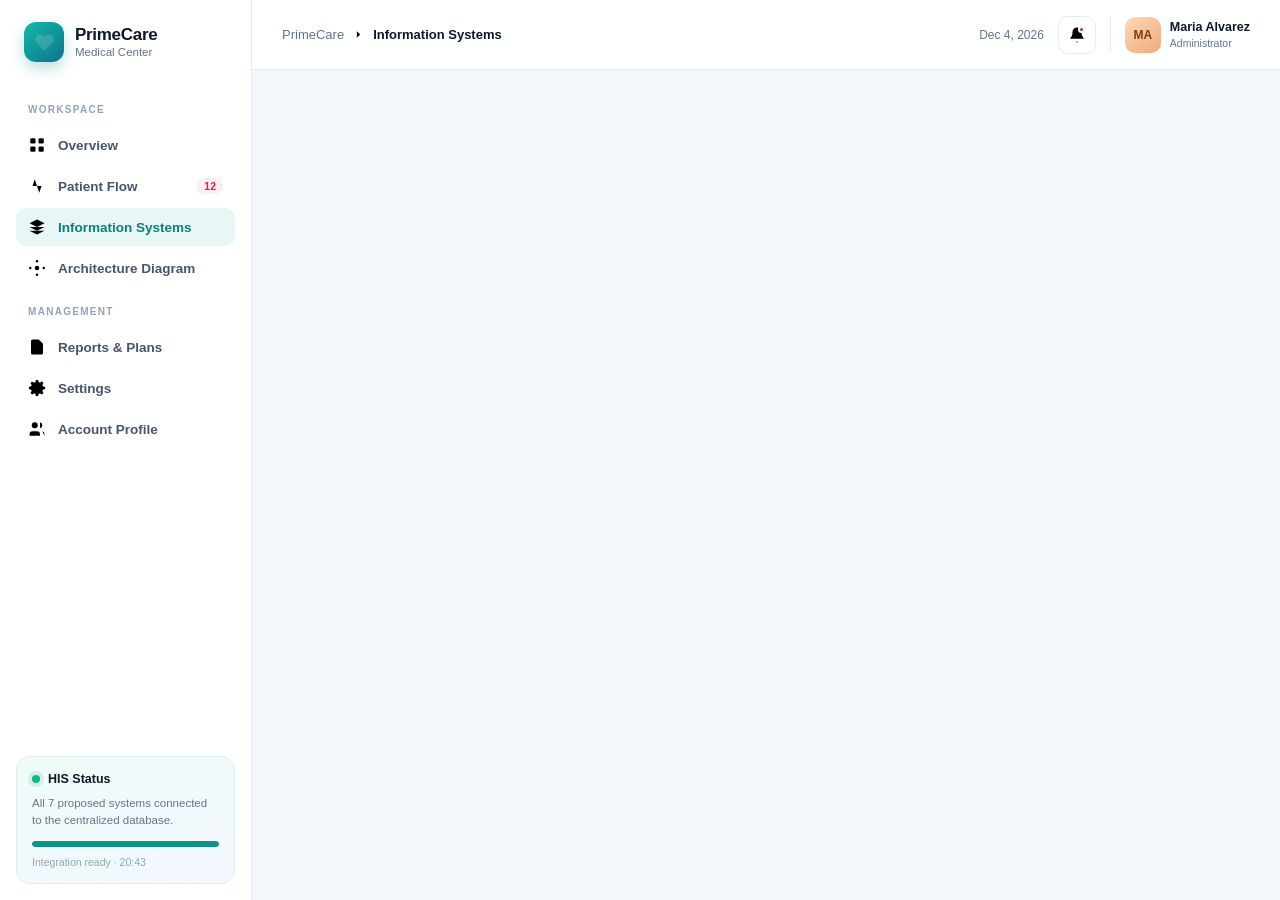
<file: systems.html>
<!DOCTYPE html>
<html lang="en">
<head>
  <meta charset="UTF-8">
  <meta name="viewport" content="width=device-width, initial-scale=1.0">
  <title>PrimeCare | Information Systems</title>
  <meta name="description" content="PrimeCare Medical Center hospital operations dashboard with integrated HIS architecture diagrams based on the Information Systems Proposal.">
  <link rel="stylesheet" href="styles.css">
</head>
<body>

<!-- ============ ICON SPRITE ============ -->
<svg class="icon-sprite" xmlns="http://www.w3.org/2000/svg" aria-hidden="true" fill="none" stroke="currentColor" stroke-width="1.8" stroke-linecap="round" stroke-linejoin="round">
  <symbol id="i-grid" viewBox="0 0 24 24"><rect x="3" y="3" width="7" height="7" rx="1.6"/><rect x="14" y="3" width="7" height="7" rx="1.6"/><rect x="3" y="14" width="7" height="7" rx="1.6"/><rect x="14" y="14" width="7" height="7" rx="1.6"/></symbol>
  <symbol id="i-users" viewBox="0 0 24 24"><path d="M16 21v-2a4 4 0 0 0-4-4H6a4 4 0 0 0-4 4v2"/><circle cx="9" cy="7" r="4"/><path d="M22 21v-2a4 4 0 0 0-3-3.87M16 3.13a4 4 0 0 1 0 7.75"/></symbol>
  <symbol id="i-activity" viewBox="0 0 24 24"><polyline points="22 12 18 12 15 21 9 3 6 12 2 12"/></symbol>
  <symbol id="i-layers" viewBox="0 0 24 24"><polygon points="12 2 2 7 12 12 22 7 12 2"/><polyline points="2 17 12 22 22 17"/><polyline points="2 12 12 17 22 12"/></symbol>
  <symbol id="i-flow" viewBox="0 0 24 24"><circle cx="12" cy="12" r="3"/><circle cx="12" cy="3" r="1.6"/><circle cx="21" cy="12" r="1.6"/><circle cx="12" cy="21" r="1.6"/><circle cx="3" cy="12" r="1.6"/><path d="M12 4.6v6M19.4 12h-6M12 19.4v-6M4.6 12h6"/></symbol>
  <symbol id="i-file" viewBox="0 0 24 24"><path d="M14 2H6a2 2 0 0 0-2 2v16a2 2 0 0 0 2 2h12a2 2 0 0 0 2-2V8z"/><polyline points="14 2 14 8 20 8"/><line x1="8" y1="13" x2="16" y2="13"/><line x1="8" y1="17" x2="14" y2="17"/></symbol>
  <symbol id="i-settings" viewBox="0 0 24 24"><circle cx="12" cy="12" r="3"/><path d="M19.4 15a1.7 1.7 0 0 0 .34 1.88l.06.06a2 2 0 1 1-2.83 2.83l-.06-.06a1.7 1.7 0 0 0-1.88-.34 1.7 1.7 0 0 0-1.03 1.56V21a2 2 0 1 1-4 0v-.09A1.7 1.7 0 0 0 9 19.4a1.7 1.7 0 0 0-1.88.34l-.06.06a2 2 0 1 1-2.83-2.83l.06-.06A1.7 1.7 0 0 0 4.6 15a1.7 1.7 0 0 0-1.56-1.03H3a2 2 0 1 1 0-4h.09A1.7 1.7 0 0 0 4.6 9a1.7 1.7 0 0 0-.34-1.88l-.06-.06a2 2 0 1 1 2.83-2.83l.06.06A1.7 1.7 0 0 0 9 4.6a1.7 1.7 0 0 0 1.03-1.56V3a2 2 0 1 1 4 0v.09A1.7 1.7 0 0 0 15 4.6a1.7 1.7 0 0 0 1.88-.34l.06-.06a2 2 0 1 1 2.83 2.83l-.06.06A1.7 1.7 0 0 0 19.4 9v0a1.7 1.7 0 0 0 1.56 1.03H21a2 2 0 1 1 0 4h-.09A1.7 1.7 0 0 0 19.4 15z"/></symbol>
  <symbol id="i-search" viewBox="0 0 24 24"><circle cx="11" cy="11" r="7"/><line x1="21" y1="21" x2="16.65" y2="16.65"/></symbol>
  <symbol id="i-bell" viewBox="0 0 24 24"><path d="M18 8a6 6 0 0 0-12 0c0 7-3 7-3 9h18c0-2-3-2-3-9"/><path d="M13.7 21a2 2 0 0 1-3.4 0"/></symbol>
  <symbol id="i-menu" viewBox="0 0 24 24"><line x1="3" y1="6" x2="21" y2="6"/><line x1="3" y1="12" x2="21" y2="12"/><line x1="3" y1="18" x2="21" y2="18"/></symbol>
  <symbol id="i-download" viewBox="0 0 24 24"><path d="M21 15v4a2 2 0 0 1-2 2H5a2 2 0 0 1-2-2v-4"/><polyline points="7 10 12 15 17 10"/><line x1="12" y1="15" x2="12" y2="3"/></symbol>
  <symbol id="i-bed" viewBox="0 0 24 24"><path d="M2 4v16M2 8h18a2 2 0 0 1 2 2v10M2 17h20"/><path d="M6 8V6a2 2 0 0 1 2-2h3a2 2 0 0 1 2 2v2"/></symbol>
  <symbol id="i-clock" viewBox="0 0 24 24"><circle cx="12" cy="12" r="9"/><polyline points="12 7 12 12 15 14"/></symbol>
  <symbol id="i-alert" viewBox="0 0 24 24"><path d="M10.3 3.9 1.8 18a2 2 0 0 0 1.7 3h17a2 2 0 0 0 1.7-3L13.7 3.9a2 2 0 0 0-3.4 0z"/><line x1="12" y1="9" x2="12" y2="13"/><line x1="12" y1="17" x2="12.01" y2="17"/></symbol>
  <symbol id="i-trend" viewBox="0 0 24 24"><polyline points="23 6 13.5 15.5 8.5 10.5 1 18"/><polyline points="17 6 23 6 23 12"/></symbol>
  <symbol id="i-lab" viewBox="0 0 24 24"><path d="M9 3h6M10 3v6.2L4.6 18a2 2 0 0 0 1.7 3h11.4a2 2 0 0 0 1.7-3L14 9.2V3"/><path d="M7 15h10"/></symbol>
  <symbol id="i-pill" viewBox="0 0 24 24"><path d="M10.5 20.5a5 5 0 0 1-7-7l7-7a5 5 0 0 1 7 7z"/><line x1="8.5" y1="8.5" x2="15.5" y2="15.5"/></symbol>
  <symbol id="i-heart" viewBox="0 0 24 24"><path d="M20.8 4.6a5.5 5.5 0 0 0-7.8 0L12 5.7l-1.1-1.1a5.5 5.5 0 0 0-7.8 7.8l8.9 8.9 8.9-8.9a5.5 5.5 0 0 0 0-7.8z"/></symbol>
  <symbol id="i-shield" viewBox="0 0 24 24"><path d="M12 22s8-4 8-10V5l-8-3-8 3v7c0 6 8 10 8 10z"/><polyline points="9 12 11 14 15 10"/></symbol>
  <symbol id="i-database" viewBox="0 0 24 24"><ellipse cx="12" cy="5" rx="9" ry="3"/><path d="M21 12c0 1.7-4 3-9 3s-9-1.3-9-3"/><path d="M3 5v14c0 1.7 4 3 9 3s9-1.3 9-3V5"/></symbol>
  <symbol id="i-check" viewBox="0 0 24 24"><polyline points="20 6 9 17 4 12"/></symbol>
  <symbol id="i-calendar" viewBox="0 0 24 24"><rect x="3" y="5" width="18" height="16" rx="2"/><line x1="16" y1="3" x2="16" y2="7"/><line x1="8" y1="3" x2="8" y2="7"/><line x1="3" y1="11" x2="21" y2="11"/></symbol>
  <symbol id="i-lock" viewBox="0 0 24 24"><rect x="4" y="11" width="16" height="10" rx="2"/><path d="M8 11V7a4 4 0 0 1 8 0v4"/></symbol>
  <symbol id="i-chevron" viewBox="0 0 24 24"><polyline points="9 18 15 12 9 6"/></symbol>
  <symbol id="i-refresh" viewBox="0 0 24 24"><polyline points="20 11 20 4 20 11"/><path d="M20 11a8 8 0 1 0-2.3 6"/><polyline points="14 4 20 4 20 10"/></symbol>
</svg>

<div class="app-shell">
  <!-- ============ SIDEBAR ============ -->
  <aside class="sidebar" id="sidebar">
    <div class="brand">
      <div class="brand-mark"><svg><use href="#i-heart"/></svg></div>
      <div class="brand-text"><strong>PrimeCare</strong><span>Medical Center</span></div>
    </div>

    <nav class="nav" aria-label="Main navigation">
      <p class="nav-label">WORKSPACE</p>
      <a class="nav-item" href="index.html"><svg><use href="#i-grid"/></svg><span>Overview</span></a>
      <a class="nav-item" href="index.html#flow"><svg><use href="#i-activity"/></svg><span>Patient Flow</span><span class="nav-badge">12</span></a>
      <a class="nav-item active" href="systems.html"><svg><use href="#i-layers"/></svg><span>Information Systems</span></a>
      <a class="nav-item" href="architecture.html"><svg><use href="#i-flow"/></svg><span>Architecture Diagram</span></a>
      <p class="nav-label">MANAGEMENT</p>
      <a class="nav-item" href="index.html#reports"><svg><use href="#i-file"/></svg><span>Reports &amp; Plans</span></a>
            <a class="nav-item" href="index.html#settings"><svg><use href="#i-settings"/></svg><span>Settings</span></a>
      <a class="nav-item" href="index.html#profile"><svg><use href="#i-users"/></svg><span>Account Profile</span></a>
    </nav>

    <div class="sidebar-status">
      <div class="status-head"><span class="live-dot"></span><strong>HIS Status</strong></div>
      <p>All 7 proposed systems connected to the centralized database.</p>
      <div class="status-bar"><span style="width:100%"></span></div>
      <small>Integration ready · <span id="sidebarTime">--:--</span></small>
    </div>

    <div class="sidebar-user">
      <div class="avatar">MA</div>
      <div><strong>Maria Alvarez</strong><small>Hospital Administrator</small></div>
      <svg class="kebab"><use href="#i-chevron"/></svg>
    </div>
  </aside>
  <div class="scrim" id="scrim"></div>

  <!-- ============ MAIN ============ -->
  <div class="main-wrap">
    <header class="topbar">
      <button class="icon-btn menu-btn" id="menuBtn" aria-label="Toggle navigation"><svg><use href="#i-menu"/></svg></button>
      <div class="crumbs"><span>PrimeCare</span><svg class="crumb-arrow"><use href="#i-chevron"/></svg><strong id="crumbCurrent">Information Systems</strong></div>
      <div class="top-actions">
        <div class="date-chip"><span id="todayDate">--</span></div>
        <div class="notif-wrap">
          <button class="icon-btn notif" id="notifBtn" aria-label="Notifications" aria-expanded="false" aria-controls="notifDropdown"><svg><use href="#i-bell"/></svg><span class="notif-dot"></span></button>
          <div class="notif-dropdown" id="notifDropdown" role="dialog" aria-label="Notifications">
            <div class="notif-head"><strong>Notifications</strong><span class="pill good">4 updates</span></div>
            <ul class="notif-list">
              <li><span class="notif-icon teal"><svg><use href="#i-check"/></svg></span><div><strong>All 7 HIS modules synchronized</strong><p>Integrated HIS · centralized data live</p><time>Just now</time></div></li>
              <li><span class="notif-icon blue"><svg><use href="#i-lab"/></svg></span><div><strong>Lab results published to EMR</strong><p>Laboratory · 184 results delivered today</p><time>5 minutes ago</time></div></li>
              <li><span class="notif-icon violet"><svg><use href="#i-file"/></svg></span><div><strong>Insurance claims auto-verified</strong><p>Billing · 94% first-pass approval</p><time>20 minutes ago</time></div></li>
              <li><span class="notif-icon teal"><svg><use href="#i-pill"/></svg></span><div><strong>Inventory levels healthy</strong><p>Pharmacy · no shortages or expired stock</p><time>1 hour ago</time></div></li>
            </ul>
            <a class="notif-foot" href="index.html">View all activity <svg><use href="#i-chevron"/></svg></a>
          </div>
        </div>
        <div class="top-user"><div class="avatar">MA</div><div class="top-user-text"><strong>Maria Alvarez</strong><small>Administrator</small></div></div>
      </div>
    </header>

    <main class="content">
      <!-- ===== SYSTEMS VIEW ===== -->
      <section class="view" id="view-systems">
        <div class="page-head">
          <div><p class="eyebrow">SECTION 5 · PROPOSED INFORMATION SYSTEMS</p><h1>Information Systems</h1><p class="sub">Seven connected systems that replace separate applications and manual records.</p></div>
          <a class="btn primary" href="architecture.html"><svg><use href="#i-flow"/></svg> View architecture</a>
        </div>

        <div class="systems-grid">
          <article class="card system-card"><div class="sys-top"><span class="sys-icon teal"><svg><use href="#i-database"/></svg></span><span class="sys-tag">Core</span></div><h3>Hospital Information System</h3><p class="sys-desc">Connects all major departments and centralizes patient and operational information.</p><ul><li>Centralized database</li><li>Departmental integration</li><li>Information sharing</li></ul><p class="sys-fix"><strong>Resolved:</strong> One centralized patient record across every department</p></article>
          <article class="card system-card"><div class="sys-top"><span class="sys-icon blue"><svg><use href="#i-file"/></svg></span><span class="sys-tag">Clinical</span></div><h3>Electronic Medical Records</h3><p class="sys-desc">Stores medical histories, diagnoses, prescriptions and treatments in one digital record.</p><ul><li>Digital patient records</li><li>Medical history</li><li>Prescriptions &amp; treatment records</li></ul><p class="sys-fix"><strong>Resolved:</strong> Complete, up-to-date digital patient records</p></article>
          <article class="card system-card"><div class="sys-top"><span class="sys-icon amber"><svg><use href="#i-trend"/></svg></span><span class="sys-tag">Financial</span></div><h3>Billing &amp; Financial Management</h3><p class="sys-desc">Automatically records charges, payments and insurance claims from all services.</p><ul><li>Automated billing</li><li>Payment tracking</li><li>Insurance claim processing</li></ul><p class="sys-fix"><strong>Resolved:</strong> Accurate bills and 94% first-pass claim approval</p></article>
          <article class="card system-card"><div class="sys-top"><span class="sys-icon violet"><svg><use href="#i-pill"/></svg></span><span class="sys-tag">Supply</span></div><h3>Inventory Management</h3><p class="sys-desc">Monitors medicines and supplies in real time with expiration and reorder controls.</p><ul><li>Stock monitoring</li><li>Expiration tracking</li><li>Reorder alerts</li></ul><p class="sys-fix"><strong>Resolved:</strong> Optimal stock levels with zero shortages or expiry</p></article>
          <article class="card system-card"><div class="sys-top"><span class="sys-icon purple"><svg><use href="#i-lab"/></svg></span><span class="sys-tag">Diagnostic</span></div><h3>Laboratory Information System</h3><p class="sys-desc">Records lab requests and results, then sends completed reports to authorized staff.</p><ul><li>Laboratory requests</li><li>Test results</li><li>Digital reporting</li></ul><p class="sys-fix"><strong>Resolved:</strong> Instant lab results delivered straight to the EMR</p></article>
          <article class="card system-card"><div class="sys-top"><span class="sys-icon rose"><svg><use href="#i-clock"/></svg></span><span class="sys-tag">Operations</span></div><h3>Queue Management</h3><p class="sys-desc">Monitors queues, organizes appointments and displays service status to patients.</p><ul><li>Appointment scheduling</li><li>Queue numbers</li><li>Waiting-time monitoring</li></ul><p class="sys-fix"><strong>Resolved:</strong> Average patient wait cut to 12 minutes</p></article>
          <article class="card system-card"><div class="sys-top"><span class="sys-icon blue"><svg><use href="#i-activity"/></svg></span><span class="sys-tag">Management</span></div><h3>Management Information System</h3><p class="sys-desc">Generates reports and dashboards for revenue, admissions, beds and department activity.</p><ul><li>Management dashboards</li><li>Financial reports</li><li>Operational analytics</li></ul><p class="sys-fix"><strong>Resolved:</strong> Real-time dashboards for faster management decisions</p></article>
          <article class="card system-card highlight-card"><div class="sys-top"><span class="sys-icon teal"><svg><use href="#i-shield"/></svg></span><span class="sys-tag">Recommendation</span></div><h3>Invest in integration</h3><p class="sys-desc">The proposal recommends one integrated HIS over separate department applications — creating a more connected, efficient, accurate and reliable organization.</p><a class="btn soft full" href="architecture.html">Explore the diagrams <svg><use href="#i-chevron"/></svg></a></article>
        </div>
      </section>
    </main>
  </div>
</div>

<div class="toast" id="toast" role="status" aria-live="polite"><svg><use href="#i-check"/></svg><span id="toastText">Done</span></div>

<script src="app.js"></script>
</body>
</html>
</file>
<file: styles.css>
/* ============================================================
   PrimeCare Hospital Operations Dashboard
   ============================================================ */
:root {
  --bg: #f3f6fa;
  --surface: #ffffff;
  --surface-2: #f8fafc;
  --text: #0f172a;
  --muted: #64748b;
  --muted-2: #94a3b8;
  --line: #e6ebf1;
  --primary: #0d9488;
  --primary-dark: #0b7f7b;
  --primary-soft: #e7f7f5;
  --blue: #2563eb;
  --blue-soft: #eaf1ff;
  --purple: #7c3aed;
  --purple-soft: #f1ebff;
  --violet: #6d28d9;
  --violet-soft: #efeaff;
  --amber: #d97706;
  --amber-soft: #fff4e2;
  --rose: #e11d48;
  --rose-soft: #ffedf2;
  --green: #059669;
  --shadow: 0 6px 22px rgba(15, 23, 42, .055);
  --shadow-lg: 0 18px 46px rgba(15, 23, 42, .12);
  --radius: 16px;
  --sidebar: 252px;
}

* { box-sizing: border-box; }
html { scroll-behavior: smooth; }
body {
  margin: 0;
  font-family: "Inter", -apple-system, BlinkMacSystemFont, "Segoe UI", Roboto, Helvetica, Arial, sans-serif;
  background: var(--bg);
  color: var(--text);
  font-size: 14px;
  -webkit-font-smoothing: antialiased;
}
button, input { font: inherit; }
button { cursor: pointer; }
svg { width: 18px; height: 18px; flex: none; }
a { color: var(--primary); }
.icon-sprite { position: absolute; width: 0; height: 0; overflow: hidden; }

/* ---------- Shell ---------- */
.app-shell { min-height: 100vh; }
.sidebar {
  width: var(--sidebar);
  background: #ffffff;
  border-right: 1px solid var(--line);
  position: fixed;
  inset: 0 auto 0 0;
  z-index: 40;
  display: flex;
  flex-direction: column;
  padding: 22px 16px 16px;
}
.brand { display: flex; align-items: center; gap: 11px; padding: 0 8px 26px; }
.brand-mark {
  width: 40px; height: 40px; border-radius: 12px;
  background: linear-gradient(140deg, #14b8a6, #0e7490);
  color: #fff; display: grid; place-items: center;
  box-shadow: 0 6px 14px rgba(13, 148, 136, .28);
}
.brand-mark svg { width: 21px; height: 21px; fill: rgba(255,255,255,.15); }
.brand-text { display: flex; flex-direction: column; line-height: 1.25; }
.brand-text strong { font-size: 17px; letter-spacing: -.3px; }
.brand-text span { font-size: 11.5px; color: var(--muted); }

.nav { display: flex; flex-direction: column; gap: 3px; }
.nav-label {
  margin: 16px 12px 8px; font-size: 10px; font-weight: 700;
  letter-spacing: 1.3px; color: var(--muted-2);
}
.nav-item {
  display: flex; align-items: center; gap: 12px; width: 100%;
  border: 0; background: transparent; color: #475569;
  padding: 10px 12px; border-radius: 10px; text-align: left;
  font-size: 13.5px; font-weight: 550; transition: .18s ease;
  text-decoration: none;
}
.nav-item:hover, .nav-item.active, .nav-item:focus { text-decoration: none; }
.nav-item span { text-decoration: none; }
.nav-item svg { width: 18px; height: 18px; color: var(--muted-2); }
.nav-item:hover { background: var(--surface-2); color: var(--text); }
.nav-item.active { background: var(--primary-soft); color: var(--primary-dark); font-weight: 700; }
.nav-item.active svg { color: var(--primary); }
.nav-badge {
  margin-left: auto; background: var(--rose-soft); color: var(--rose);
  font-size: 10.5px; font-weight: 700; padding: 2px 7px; border-radius: 99px;
}

.sidebar-status {
  margin-top: auto; background: linear-gradient(150deg, #effbf9, #f4f8ff);
  border: 1px solid #dcefea; border-radius: 14px; padding: 15px;
}
.status-head { display: flex; align-items: center; gap: 8px; font-size: 12.5px; }
.live-dot {
  width: 8px; height: 8px; border-radius: 50%; background: #10b981;
  box-shadow: 0 0 0 4px rgba(16, 185, 129, .15);
  animation: pulse 2s infinite;
}
@keyframes pulse { 50% { box-shadow: 0 0 0 7px rgba(16,185,129,0); } }
.sidebar-status p { color: var(--muted); font-size: 11.5px; line-height: 1.5; margin: 9px 0 12px; }
.status-bar { height: 6px; background: #d8ece8; border-radius: 99px; overflow: hidden; }
.status-bar span { display: block; height: 100%; background: var(--primary); border-radius: 99px; }
.sidebar-status small { display: block; margin-top: 9px; color: var(--muted-2); font-size: 10.5px; }

.sidebar-user {
  display: flex; align-items: center; gap: 10px;
  border-top: 1px solid var(--line); margin-top: 16px; padding: 16px 6px 2px;
}
.avatar {
  width: 36px; height: 36px; border-radius: 10px; flex: none;
  background: linear-gradient(140deg, #fcd9b6, #f3a97d); color: #7c3f16;
  display: grid; place-items: center; font-weight: 800; font-size: 12px;
}
.sidebar-user > div:nth-child(2), .top-user-text { display: flex; flex-direction: column; line-height: 1.35; }
.sidebar-user strong, .top-user-text strong { font-size: 12.5px; }
.sidebar-user small, .top-user-text small { font-size: 10.5px; color: var(--muted); }
.sidebar-user .kebab { margin-left: auto; width: 15px; color: var(--muted-2); transform: rotate(90deg); }
.scrim { display: none; }

/* ---------- Topbar ---------- */
.main-wrap { margin-left: var(--sidebar); min-height: 100vh; }
.topbar {
  height: 70px; background: rgba(255,255,255,.92); backdrop-filter: blur(10px);
  border-bottom: 1px solid var(--line); position: sticky; top: 0; z-index: 30;
  display: flex; align-items: center; gap: 18px; padding: 0 30px;
}
.menu-btn { display: none !important; }
.crumbs { display: flex; align-items: center; gap: 8px; color: var(--muted); font-size: 13px; }
.crumbs strong { color: var(--text); font-weight: 650; }
.crumb-arrow { width: 13px; height: 13px; color: var(--muted-2); }
.top-actions { margin-left: auto; display: flex; align-items: center; gap: 14px; }
.search {
  display: flex; align-items: center; gap: 9px; background: var(--surface-2);
  border: 1px solid var(--line); border-radius: 10px; padding: 0 12px; height: 38px;
  width: 250px; transition: .2s;
}
.search:focus-within { border-color: #99d6d0; background: #fff; box-shadow: 0 0 0 3px rgba(13,148,136,.08); }
.search svg { width: 16px; height: 16px; color: var(--muted-2); }
.search input { border: 0; outline: 0; background: transparent; width: 100%; font-size: 12.5px; color: var(--text); }
.search input::placeholder { color: var(--muted-2); }
.date-chip { display: flex; align-items: center; gap: 7px; color: var(--muted); font-size: 12px; white-space: nowrap; }
.date-chip svg { width: 15px; height: 15px; }
.icon-btn {
  width: 38px; height: 38px; border: 1px solid var(--line); background: #fff;
  border-radius: 10px; display: grid; place-items: center; color: #475569;
  position: relative; transition: .2s;
}
.icon-btn:hover { border-color: #b9dedb; color: var(--primary); }
.notif-dot { position: absolute; top: 9px; right: 10px; width: 7px; height: 7px; background: var(--rose); border: 2px solid #fff; border-radius: 50%; }
.top-user { display: flex; align-items: center; gap: 9px; padding-left: 14px; border-left: 1px solid var(--line); }

/* ---------- Content ---------- */
.content { padding: 28px 30px 48px; max-width: 1600px; margin: 0 auto; }
.view { display: none; }
.view.active { display: block; animation: fade .35s ease; }
@keyframes fade { from { opacity: 0; transform: translateY(6px); } to { opacity: 1; transform: none; } }
.page-head { display: flex; align-items: flex-end; justify-content: space-between; gap: 20px; margin-bottom: 22px; flex-wrap: wrap; }
.eyebrow { margin: 0 0 6px; font-size: 10.5px; font-weight: 800; letter-spacing: 1.4px; color: var(--primary); }
.page-head h1 { margin: 0; font-size: 26px; letter-spacing: -.7px; font-weight: 750; }
.sub { margin: 6px 0 0; color: var(--muted); font-size: 13px; }
.head-actions { display: flex; gap: 10px; }
.btn {
  display: inline-flex; align-items: center; justify-content: center; gap: 8px;
  border-radius: 10px; padding: 10px 15px; font-size: 12.5px; font-weight: 650;
  border: 1px solid transparent; transition: .2s; white-space: nowrap;
}
.btn svg { width: 16px; height: 16px; }
.btn.primary { background: var(--primary); color: #fff; box-shadow: 0 5px 12px rgba(13,148,136,.22); }
.btn.primary:hover { background: var(--primary-dark); transform: translateY(-1px); }
.btn.ghost { background: #fff; border-color: var(--line); color: #475569; }
.btn.ghost:hover { border-color: #b9dedb; color: var(--primary-dark); }
.btn.soft { background: var(--primary-soft); color: var(--primary-dark); }
.btn.soft:hover { background: #d6f0ec; }
.btn.full { width: 100%; }
.link-btn {
  display: inline-flex; align-items: center; gap: 4px; border: 0; background: none;
  color: var(--primary); font-size: 12px; font-weight: 700;
}
.link-btn svg { width: 14px; height: 14px; }
.demo-note {
  display: flex; align-items: center; gap: 8px; background: #fffbeb;
  border: 1px solid #fde9b5; color: #92610b; padding: 9px 14px;
  border-radius: 10px; font-size: 11.5px; margin: 0 0 18px;
}
.demo-note svg { width: 15px; height: 15px; }

.card {
  background: var(--surface); border: 1px solid var(--line);
  border-radius: var(--radius); box-shadow: var(--shadow);
}
.card-head { display: flex; align-items: flex-start; justify-content: space-between; gap: 12px; padding: 18px 20px 0; }
.card-head h2 { margin: 0; font-size: 15px; font-weight: 700; letter-spacing: -.2px; }
.card-head p { margin: 4px 0 0; font-size: 11.5px; color: var(--muted); }

/* ---------- Pills ---------- */
.pill {
  display: inline-flex; align-items: center; gap: 4px; font-size: 10.5px;
  font-weight: 700; padding: 4px 9px; border-radius: 99px; white-space: nowrap;
}
.pill.up { background: var(--primary-soft); color: var(--primary-dark); }
.pill.up.good { background: #e8f8ef; color: var(--green); }
.pill.neutral { background: #eef2f6; color: #64748b; }
.pill.warn { background: var(--amber-soft); color: var(--amber); }
.pill.bad { background: var(--rose-soft); color: var(--rose); }
.pill.good { background: #e8f8ef; color: var(--green); }
.pill.live-pill { background: #e8f8ef; color: var(--green); display: inline-flex; align-items: center; gap: 7px; }
.pill.live-pill .live-dot { width: 6px; height: 6px; box-shadow: 0 0 0 3px rgba(16,185,129,.15); }

/* ---------- KPI cards ---------- */
.kpi-grid { display: grid; grid-template-columns: repeat(6, minmax(0, 1fr)); gap: 14px; margin-bottom: 16px; }
.kpi { padding: 16px 16px 10px; min-height: 158px; overflow: hidden; }
.kpi-top { display: flex; align-items: center; justify-content: space-between; margin-bottom: 11px; }
.kpi-icon { width: 34px; height: 34px; border-radius: 10px; display: grid; place-items: center; }
.kpi-icon svg { width: 17px; height: 17px; }
.kpi-icon.teal, .sys-icon.teal, .alert-icon.teal { background: var(--primary-soft); color: var(--primary); }
.kpi-icon.blue, .sys-icon.blue, .alert-icon.blue { background: var(--blue-soft); color: var(--blue); }
.kpi-icon.purple, .sys-icon.purple { background: var(--purple-soft); color: var(--purple); }
.kpi-icon.violet, .sys-icon.violet, .alert-icon.violet { background: var(--violet-soft); color: var(--violet); }
.kpi-icon.amber, .sys-icon.amber, .alert-icon.amber { background: var(--amber-soft); color: var(--amber); }
.kpi-icon.rose, .sys-icon.rose, .alert-icon.rose { background: var(--rose-soft); color: var(--rose); }
.kpi-label { margin: 0; font-size: 11.5px; color: var(--muted); }
.kpi-value { margin: 3px 0 7px; font-size: 25px; font-weight: 750; letter-spacing: -.8px; }
.spark { height: 30px; color: var(--primary); }
.spark svg { width: 100%; height: 30px; display: block; overflow: visible; }
.spark.blue { color: var(--blue); }
.spark.purple { color: var(--purple); }
.spark.violet { color: var(--violet); }
.spark.amber { color: var(--amber); }
.spark.rose { color: var(--rose); }

/* ---------- Charts ---------- */
.chart-grid { display: grid; grid-template-columns: 1.55fr .75fr 1fr; gap: 14px; margin-bottom: 16px; }
.chart-card { overflow: hidden; }
.legend { display: flex; gap: 14px; padding-top: 4px; }
.lg { font-size: 10.5px; color: var(--muted); display: flex; align-items: center; gap: 5px; }
.lg::before { content: ""; width: 8px; height: 8px; border-radius: 3px; background: var(--primary); }
.lg.blue::before { background: var(--blue); }
.chart-box { padding: 6px 14px 14px; }
.chart-box svg { width: 100%; height: auto; display: block; }
.grid-line { stroke: #edf1f5; stroke-width: 1; }
.axis-label { fill: #9aa8b8; font-size: 10.5px; font-family: inherit; }
.line-main { fill: none; stroke: var(--primary); stroke-width: 3; stroke-linecap: round; stroke-linejoin: round; }
.line-alt { fill: none; stroke: var(--blue); stroke-width: 2.2; stroke-dasharray: 5 5; stroke-linecap: round; stroke-linejoin: round; opacity: .85; }
.dot-main { fill: #fff; stroke: var(--primary); stroke-width: 2.5; }

.donut-wrap { display: grid; place-items: center; padding: 20px 0 8px; }
.donut {
  width: 158px; height: 158px; border-radius: 50%;
  background: conic-gradient(var(--primary) 0 72%, #d9f2ee 72% 97%, #fbbf24 97% 100%);
  display: grid; place-items: center; position: relative;
}
.donut::before { content: ""; position: absolute; inset: 21px; border-radius: 50%; background: #fff; }
.donut-center { position: relative; display: flex; flex-direction: column; align-items: center; }
.donut-center strong { font-size: 29px; font-weight: 750; letter-spacing: -1px; }
.donut-center span { font-size: 11px; color: var(--muted); }
.donut-legend { list-style: none; margin: 4px 0 18px; padding: 0 20px; display: flex; flex-direction: column; gap: 8px; }
.donut-legend li { display: flex; align-items: center; gap: 8px; font-size: 11.5px; color: var(--muted); }
.donut-legend strong { margin-left: auto; color: var(--text); font-size: 12px; }
.sw { width: 9px; height: 9px; border-radius: 3px; background: var(--primary); }
.sw.pale { background: #d9f2ee; }
.sw.amber { background: #fbbf24; }

.bars { padding: 16px 20px 20px; }
.bar-row { display: grid; grid-template-columns: 96px 1fr 32px; align-items: center; gap: 10px; margin-bottom: 14px; }
.bar-row:last-child { margin-bottom: 0; }
.bar-label { font-size: 11.5px; color: #475569; font-weight: 600; white-space: nowrap; overflow: hidden; text-overflow: ellipsis; }
.bar-track { height: 9px; background: #eef2f6; border-radius: 99px; overflow: hidden; }
.bar-fill { height: 100%; border-radius: 99px; width: 0; transition: width .9s cubic-bezier(.2,.8,.2,1); }
.bar-value { font-size: 11.5px; font-weight: 700; text-align: right; color: var(--text); }
.hbars { padding: 18px 20px 22px; }
.hbars .bar-row { grid-template-columns: 130px 1fr 58px; margin-bottom: 17px; }

/* ---------- Tables ---------- */
.bottom-grid { display: grid; grid-template-columns: 1.7fr 1fr; gap: 14px; }
.table-card { overflow: hidden; }
.table-scroll { overflow-x: auto; padding: 8px 8px 10px; }
.data-table { width: 100%; border-collapse: collapse; font-size: 12px; }
.data-table th {
  text-align: left; color: var(--muted-2); font-size: 10px; font-weight: 700;
  letter-spacing: .6px; text-transform: uppercase; padding: 10px 12px; border-bottom: 1px solid var(--line);
}
.data-table td { padding: 11px 12px; border-bottom: 1px solid #f0f3f7; color: #475569; white-space: nowrap; }
.data-table tbody tr:last-child td { border-bottom: 0; }
.data-table tbody tr:hover { background: #fbfcfd; }
.data-table td strong { color: var(--text); font-weight: 650; }
.data-table.compact td, .data-table.compact th { padding: 9px 10px; white-space: normal; font-size: 11.5px; }
.status-tag { font-size: 10.5px; font-weight: 700; padding: 4px 9px; border-radius: 99px; display: inline-flex; }
.status-tag.in-consultation { background: var(--blue-soft); color: var(--blue); }
.status-tag.laboratory { background: var(--purple-soft); color: var(--purple); }
.status-tag.pharmacy { background: var(--amber-soft); color: var(--amber); }
.status-tag.billing { background: var(--rose-soft); color: var(--rose); }
.status-tag.checked-in { background: var(--primary-soft); color: var(--primary-dark); }

.alerts-card { padding-bottom: 16px; }
.alert-list { list-style: none; margin: 12px 0 14px; padding: 0 20px; display: flex; flex-direction: column; gap: 4px; }
.alert-list li { display: flex; align-items: flex-start; gap: 11px; padding: 10px 0; border-bottom: 1px solid #f0f3f7; }
.alert-list li:last-child { border-bottom: 0; }
.alert-icon { width: 30px; height: 30px; border-radius: 9px; display: grid; place-items: center; flex: none; }
.alert-icon svg { width: 15px; height: 15px; }
.alert-list strong { font-size: 12px; font-weight: 650; }
.alert-list p { margin: 3px 0 0; font-size: 10.5px; color: var(--muted); }
.alert-list time { margin-left: auto; font-size: 10px; color: var(--muted-2); white-space: nowrap; }
.alerts-card > .btn { width: calc(100% - 40px); margin: 0 20px; }

/* ---------- Patient flow ---------- */
.stat-strip { display: grid; grid-template-columns: repeat(4, 1fr); gap: 14px; margin-bottom: 16px; }
.strip-item {
  background: #fff; border: 1px solid var(--line); border-radius: 14px;
  box-shadow: var(--shadow); padding: 15px 18px; display: flex; flex-direction: column; gap: 5px;
}
.strip-item > span { font-size: 11.5px; color: var(--muted); }
.strip-item > strong { font-size: 24px; font-weight: 750; letter-spacing: -.7px; }
.strip-item > small { align-self: flex-start; }
.board-card { margin-bottom: 16px; }
.board { display: grid; grid-template-columns: repeat(5, minmax(0, 1fr)); gap: 12px; padding: 16px 18px 20px; }
.board-col { background: #f8fafc; border: 1px solid var(--line); border-radius: 12px; padding: 10px; min-height: 230px; }
.col-head { display: flex; align-items: center; justify-content: space-between; padding: 4px 5px 12px; font-size: 12px; }
.col-head span { font-size: 10.5px; font-weight: 800; padding: 2px 8px; border-radius: 99px; background: #fff; }
.col-head.teal { color: var(--primary-dark); border-bottom: 2px solid #5ec2b8; }
.col-head.teal span { color: var(--primary); }
.col-head.blue { color: var(--blue); border-bottom: 2px solid #93b4f8; }
.col-head.violet { color: var(--violet); border-bottom: 2px solid #b6a0f5; }
.col-head.amber { color: var(--amber); border-bottom: 2px solid #f2cd8a; }
.col-head.rose { color: var(--rose); border-bottom: 2px solid #f3a9bc; }
.patient-chip {
  background: #fff; border: 1px solid var(--line); border-radius: 9px;
  padding: 9px 10px; margin-bottom: 8px; display: flex; flex-direction: column; gap: 3px;
  box-shadow: 0 2px 6px rgba(15,23,42,.03);
}
.patient-chip b { font-size: 10.5px; color: var(--primary); letter-spacing: .3px; }
.patient-chip span { font-size: 12px; font-weight: 650; }
.patient-chip small { font-size: 10px; color: var(--muted); }
.wait-card .card-head { padding-bottom: 6px; }

/* ---------- Systems ---------- */
.systems-grid { display: grid; grid-template-columns: repeat(4, minmax(0, 1fr)); gap: 14px; }
.system-card { padding: 18px; display: flex; flex-direction: column; }
.sys-top { display: flex; align-items: center; justify-content: space-between; margin-bottom: 14px; }
.sys-icon { width: 38px; height: 38px; border-radius: 11px; display: grid; place-items: center; }
.sys-icon svg { width: 19px; height: 19px; }
.sys-tag { font-size: 9.5px; font-weight: 800; letter-spacing: .8px; text-transform: uppercase; color: var(--muted-2); background: #f1f5f9; padding: 4px 8px; border-radius: 99px; }
.system-card h3 { margin: 0 0 7px; font-size: 14.5px; font-weight: 700; }
.sys-desc { margin: 0 0 12px; color: var(--muted); font-size: 11.5px; line-height: 1.55; min-height: 54px; }
.system-card ul { list-style: none; margin: 0 0 14px; padding: 0; display: flex; flex-direction: column; gap: 6px; }
.system-card ul li { font-size: 11.5px; color: #475569; display: flex; align-items: center; gap: 8px; }
.system-card ul li::before { content: ""; width: 5px; height: 5px; border-radius: 50%; background: var(--primary); flex: none; }
.sys-fix { margin: auto 0 0; padding-top: 12px; border-top: 1px dashed var(--line); font-size: 11px; color: var(--muted); }
.sys-fix strong { color: var(--text); }
.highlight-card { background: linear-gradient(155deg, #effbf9, #f7fbff); border-color: #cfeae6; }
.highlight-card .sys-desc { min-height: 90px; }

/* ---------- Diagram ---------- */
.diagram-card { overflow: hidden; margin-bottom: 16px; }
.diagram-tabs { display: flex; gap: 4px; padding: 12px 16px; border-bottom: 1px solid var(--line); background: #fbfcfd; }
.diagram-tab {
  display: inline-flex; align-items: center; gap: 8px; border: 0; background: transparent;
  color: var(--muted); padding: 9px 14px; border-radius: 9px; font-size: 12px; font-weight: 650;
}
.diagram-tab svg { width: 16px; height: 16px; }
.diagram-tab:hover { background: #f1f5f9; }
.diagram-tab.active { background: #fff; color: var(--primary-dark); box-shadow: 0 1px 5px rgba(15,23,42,.08); }
.diagram-stage { background: #eef2f6; padding: 22px; display: grid; place-items: center; }
.diagram-stage img { width: 100%; max-width: 1200px; height: auto; display: block; border-radius: 14px; box-shadow: var(--shadow-lg); }
.diagram-caption { display: flex; align-items: center; justify-content: space-between; gap: 20px; padding: 16px 20px; }
.diagram-caption strong { font-size: 13px; }
.diagram-caption p { margin: 4px 0 0; font-size: 11.5px; color: var(--muted); }
.source-badge { display: inline-flex; align-items: center; gap: 6px; font-size: 10.5px; color: var(--muted); border: 1px solid var(--line); border-radius: 99px; padding: 6px 11px; white-space: nowrap; }
.source-badge svg { width: 14px; height: 14px; }
.architecture-grid { display: grid; grid-template-columns: 1fr 1fr; gap: 14px; }
.timeline { list-style: none; margin: 14px 0 18px; padding: 0 20px; }
.timeline li { display: flex; gap: 12px; padding-bottom: 15px; position: relative; }
.timeline li:not(:last-child)::before { content: ""; position: absolute; left: 13px; top: 29px; bottom: 1px; width: 1px; background: var(--line); }
.timeline li > span {
  width: 27px; height: 27px; border-radius: 50%; background: var(--primary-soft); color: var(--primary-dark);
  display: grid; place-items: center; font-size: 11px; font-weight: 800; flex: none; z-index: 1;
}
.timeline strong { font-size: 12.5px; }
.timeline p { margin: 3px 0 0; font-size: 11px; color: var(--muted); }

/* ---------- Settings ---------- */
.checklist, .toggle-list { list-style: none; margin: 14px 0 18px; padding: 0 20px; }
.checklist li { display: flex; align-items: flex-start; gap: 11px; padding: 11px 0; border-bottom: 1px solid #f0f3f7; font-size: 12.5px; line-height: 1.45; }
.checklist li:last-child { border-bottom: 0; }
.check-icon {
  width: 19px; height: 19px; border-radius: 6px; flex: none;
  background: var(--primary-soft); color: var(--primary);
  display: grid; place-items: center;
}
.check-icon svg { width: 13px; height: 13px; stroke-width: 3; }
.toggle-list li { display: flex; align-items: center; justify-content: space-between; gap: 16px; padding: 13px 0; border-bottom: 1px solid #f0f3f7; }
.toggle-list li:last-child { border-bottom: 0; }
.toggle-list strong { font-size: 12.5px; }
.toggle-list p { margin: 3px 0 0; font-size: 11px; color: var(--muted); }
.switch { position: relative; display: inline-block; width: 40px; height: 22px; flex: none; }
.switch input { opacity: 0; width: 0; height: 0; }
.switch span { position: absolute; inset: 0; background: #cbd5e1; border-radius: 99px; transition: .2s; }
.switch span::before { content: ""; position: absolute; width: 16px; height: 16px; left: 3px; top: 3px; background: #fff; border-radius: 50%; transition: .2s; box-shadow: 0 1px 3px rgba(0,0,0,.2); }
.switch input:checked + span { background: var(--primary); }
.switch input:checked + span::before { transform: translateX(18px); }
.card > .btn.full { width: calc(100% - 40px); margin: 0 20px 20px; }

/* ---------- Toast ---------- */
.toast {
  position: fixed; bottom: 24px; right: 24px; z-index: 100;
  background: #0f172a; color: #fff; border-radius: 12px; padding: 12px 18px;
  display: flex; align-items: center; gap: 10px; font-size: 12.5px;
  box-shadow: var(--shadow-lg); opacity: 0; transform: translateY(14px);
  pointer-events: none; transition: .28s ease;
}
.toast.show { opacity: 1; transform: none; }
.toast svg { width: 16px; height: 16px; color: #5eead4; }

/* ---------- Notification dropdown ---------- */
.notif-wrap { position: relative; }
.notif-dropdown {
  position: absolute; top: calc(100% + 12px); right: 0; width: 350px;
  background: #fff; border: 1px solid var(--line); border-radius: 14px;
  box-shadow: var(--shadow-lg); z-index: 60; overflow: hidden;
  opacity: 0; visibility: hidden; transform: translateY(-8px); transition: .2s ease;
}
.notif-dropdown.open { opacity: 1; visibility: visible; transform: none; }
.notif-head { display: flex; align-items: center; justify-content: space-between; padding: 14px 16px; border-bottom: 1px solid var(--line); }
.notif-head strong { font-size: 13.5px; }
.notif-list { list-style: none; margin: 0; padding: 6px; max-height: 350px; overflow-y: auto; }
.notif-list li { display: flex; align-items: flex-start; gap: 11px; padding: 11px 10px; border-radius: 10px; }
.notif-list li:hover { background: var(--surface-2); }
.notif-icon { width: 30px; height: 30px; border-radius: 9px; display: grid; place-items: center; flex: none; }
.notif-icon svg { width: 15px; height: 15px; }
.notif-icon.rose { background: var(--rose-soft); color: var(--rose); }
.notif-icon.amber { background: var(--amber-soft); color: var(--amber); }
.notif-icon.blue { background: var(--blue-soft); color: var(--blue); }
.notif-icon.teal { background: var(--primary-soft); color: var(--primary); }
.notif-icon.violet { background: var(--violet-soft); color: var(--violet); }
.notif-list strong { font-size: 12px; display: block; }
.notif-list p { margin: 3px 0; font-size: 11px; color: var(--muted); }
.notif-list time { font-size: 10px; color: var(--muted-2); }
.notif-foot {
  display: flex; align-items: center; justify-content: center; gap: 6px;
  padding: 12px; border-top: 1px solid var(--line); color: var(--primary);
  font-size: 11.5px; font-weight: 700; text-decoration: none;
}
.notif-foot:hover { background: var(--primary-soft); }
.notif-foot svg { width: 13px; height: 13px; }

/* ---------- Patient list searches ---------- */
.head-tools { display: flex; align-items: center; gap: 10px; flex-wrap: wrap; }
.table-search {
  display: flex; align-items: center; gap: 7px; height: 34px; min-width: 195px;
  border: 1px solid var(--line); background: #fbfcfd; border-radius: 9px; padding: 0 10px;
  transition: .2s;
}
.table-search svg { width: 15px; height: 15px; color: var(--muted-2); }
.table-search input { border: 0; outline: 0; background: transparent; width: 100%; font-size: 11.5px; color: var(--text); }
.table-search input::placeholder { color: var(--muted-2); }
.table-search:focus-within { background: #fff; border-color: #99d6d0; box-shadow: 0 0 0 3px rgba(13,148,136,.08); }

/* ---------- Profile ---------- */
.sidebar-user { display: none; }
.profile-summary { display: flex; align-items: center; gap: 14px; padding: 16px 18px; margin-bottom: 16px; flex-wrap: wrap; }
/* Same orange avatar as the header/sidebar; overrides the generic .lg utility */
.avatar.lg {
  width: 52px; height: 52px; font-size: 16px; border-radius: 14px;
  background: linear-gradient(140deg, #fcd9b6, #f3a97d); color: #7c3f16;
  display: grid; place-items: center;
}
/* The generic .lg badge adds a teal ::before square; it does not belong on the avatar */
.avatar.lg::before, .avatar.lg::after { content: none; display: none; }
.profile-summary-text { flex: 1; min-width: 180px; }
.profile-summary-text h2 { margin: 0; font-size: 15px; }
.profile-summary-text p { margin: 3px 0 7px; font-size: 11.5px; color: var(--muted); }
.profile-layout { display: grid; grid-template-columns: .85fr 1.15fr; gap: 14px; align-items: start; }
.avatar.xl { width: 80px; height: 80px; font-size: 24px; border-radius: 20px; }
.profile-cover { height: 96px; border-radius: 16px 16px 0 0; background: linear-gradient(115deg, #0d9488, #2563eb 55%, #7c3aed); }
.profile-hero-body { padding: 0 20px 20px; margin-top: -40px; }
.profile-hero h2 { margin: 12px 0 2px; font-size: 19px; letter-spacing: -.4px; }
.profile-role { margin: 0 0 12px; color: var(--muted); font-size: 12px; }
.profile-badges { display: flex; gap: 6px; flex-wrap: wrap; margin-bottom: 18px; }
.profile-meta { list-style: none; margin: 0; padding: 0; display: flex; flex-direction: column; gap: 12px; }
.profile-meta li { display: flex; align-items: flex-start; gap: 10px; }
.profile-meta svg { width: 16px; height: 16px; color: var(--primary); margin-top: 2px; }
.profile-meta span { display: block; font-size: 10.5px; color: var(--muted-2); }
.profile-meta strong { font-size: 12px; font-weight: 650; }
.form-grid { display: grid; grid-template-columns: 1fr 1fr; gap: 12px; padding: 16px 20px 0; }
.field { display: flex; flex-direction: column; gap: 5px; }
.field > span { font-size: 11px; font-weight: 650; color: #475569; }
.field input, .field select, .field textarea {
  width: 100%; border: 1px solid var(--line); background: #fbfcfd; border-radius: 9px;
  padding: 9px 11px; font-size: 12px; color: var(--text); outline: 0; resize: vertical;
}
.field input:focus, .field select:focus, .field textarea:focus { border-color: #99d6d0; box-shadow: 0 0 0 3px rgba(13,148,136,.08); }
.field input[readonly] { background: #f1f5f9; color: var(--muted); }
.read-only {
  width: 100%; border: 1px solid var(--line); background: #f1f5f9;
  border-radius: 9px; padding: 9px 11px; font-size: 12px; color: #475569;
  font-weight: 550;
}
.full-field { margin: 12px 20px 0; }
.form-actions { display: flex; gap: 10px; padding: 16px 20px 20px; }
.btn.small { padding: 7px 11px; font-size: 11px; }
.security-list, .activity-list { list-style: none; margin: 12px 0 18px; padding: 0 20px; }
.security-list li { display: flex; align-items: center; gap: 11px; padding: 11px 0; border-bottom: 1px solid #f0f3f7; }
.security-list li:last-child, .activity-list li:last-child { border-bottom: 0; }
.security-list strong, .activity-list strong { font-size: 12px; }
.security-list p, .activity-list p { margin: 3px 0 0; font-size: 10.5px; color: var(--muted); }
.security-list .btn { margin-left: auto; }
.activity-list li { display: flex; align-items: flex-start; gap: 11px; padding: 11px 0; border-bottom: 1px solid #f0f3f7; }
.activity-list .live-dot { margin-top: 5px; }

/* ---------- Responsive ---------- */
@media (max-width: 1400px) {
  .kpi-grid { grid-template-columns: repeat(3, 1fr); }
  .chart-grid { grid-template-columns: 1.4fr 1fr; }
  .dept-card { grid-column: 1 / -1; }
  .systems-grid { grid-template-columns: repeat(3, 1fr); }
}
@media (max-width: 1100px) {
  .sidebar { transform: translateX(-100%); transition: transform .25s ease; box-shadow: var(--shadow-lg); }
  .sidebar.open { transform: none; }
  .scrim.show { display: block; position: fixed; inset: 0; background: rgba(15,23,42,.35); z-index: 35; }
  .main-wrap { margin-left: 0; }
  .menu-btn { display: grid !important; }
  .top-user { display: none !important; }
  .sidebar-user { display: flex; }
  .notif-dropdown { right: -55px; }
  .bottom-grid, .architecture-grid, .profile-layout { grid-template-columns: 1fr; }
  .board { overflow-x: auto; }
  .board-col { min-width: 190px; }
}
@media (max-width: 760px) {
  .topbar { padding: 0 16px; gap: 10px; }
  .date-chip { display: none; }
  .notif-dropdown { width: min(350px, calc(100vw - 32px)); right: -60px; }
  .head-tools { width: 100%; }
  .table-search { flex: 1; }
  .form-grid { grid-template-columns: 1fr; }
  .content { padding: 22px 16px 40px; }
  .kpi-grid, .chart-grid, .stat-strip, .systems-grid { grid-template-columns: 1fr 1fr; }
  .dept-card { grid-column: auto; }
  .page-head h1 { font-size: 22px; }
  .diagram-stage { padding: 10px; }
  .diagram-caption { flex-direction: column; align-items: flex-start; }
  .hbars .bar-row { grid-template-columns: 96px 1fr 50px; }
}
@media (max-width: 520px) {
  .kpi-grid, .chart-grid, .stat-strip, .systems-grid { grid-template-columns: 1fr; }
  .head-actions { width: 100%; }
  .head-actions .btn { flex: 1; }
  .crumbs span, .crumb-arrow { display: none; }
}
</file>
